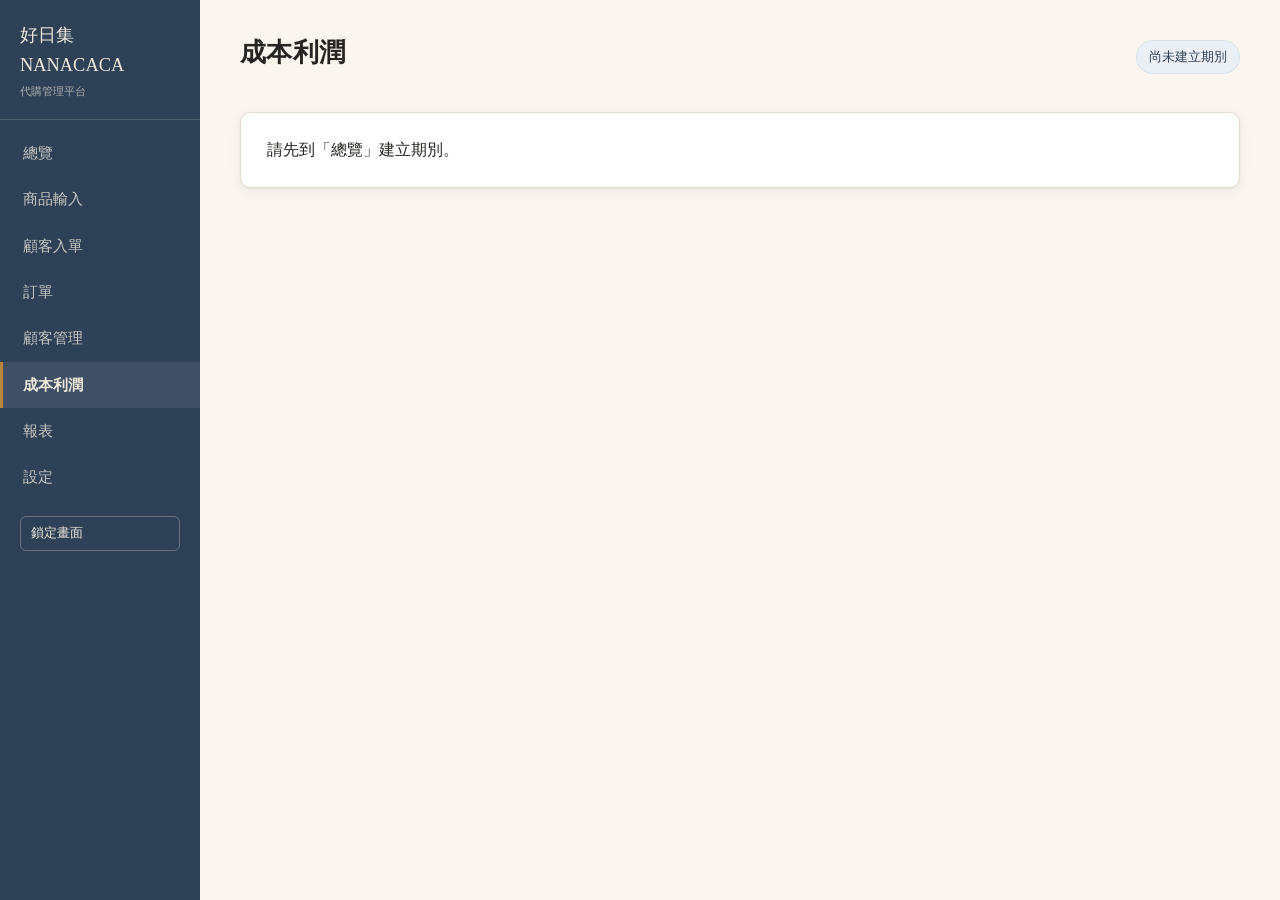
<file: costs.html>
<!DOCTYPE html>
<html lang="zh-Hant">
<head>
<meta charset="UTF-8" />
<meta name="viewport" content="width=device-width, initial-scale=1" />
<title>成本利潤 － 代購管理平台</title>
<link rel="stylesheet" href="style.css" />
</head>
<body>
<script src="config.js"></script>
<script src="data.js"></script>
<script src="nav.js"></script>
<script>
ncBoot("costs.html", "成本利潤", (el) => {
  const settings = DB.getSettings();
  const batch = DB.listBatches().find(b => b.id === settings.currentBatchId);
  if (!batch) { el.innerHTML = `<div class="card">請先到「總覽」建立期別。</div>`; return; }

  function render() {
    const cost = DB.costsFor(batch.id)[0] || {};
    const summary = batchProfitSummary(batch.id);
    el.innerHTML = `
      <div class="card">
        <h2>本次出差成本</h2>
        <div class="row">
          <div class="field"><label>機票</label><input id="flight" type="number" value="${cost.flight||""}"/></div>
          <div class="field"><label>住宿</label><input id="hotel" type="number" value="${cost.hotel||""}"/></div>
          <div class="field"><label>交通</label><input id="transport" type="number" value="${cost.transport||""}"/></div>
          <div class="field"><label>免運負擔運費</label><input id="freeShippingSubsidy" type="number" value="${cost.freeShippingSubsidy||""}"/></div>
        </div>
        <div class="field"><label>備註</label><input id="note" value="${cost.note||""}"/></div>
      </div>

      <div class="card">
        <h2>本期損益總覽</h2>
        <div class="cart-line"><span>營收（訂單總額）</span><span>${ncFmt(summary.revenue)}</span></div>
        <div class="cart-line"><span>進貨成本（已入單商品成本，自動彙總自商品頁）</span><span>－${ncFmt(summary.cogs)}</span></div>
        <div class="cart-line"><span>出差成本（機票／住宿／交通／免運補貼）</span><span>－${ncFmt(summary.tripCosts)}</span></div>
        <div class="cart-total"><span>淨利</span><span>${ncFmt(summary.profit)}</span></div>
      </div>`;

    ["flight","hotel","transport","freeShippingSubsidy","note"].forEach(k => {
      document.getElementById(k).addEventListener("change", e => {
        DB.saveCost(batch.id, { [k]: e.target.value });
        render();
      });
    });
  }
  render();
});
</script>
</body>
</html>
</file>
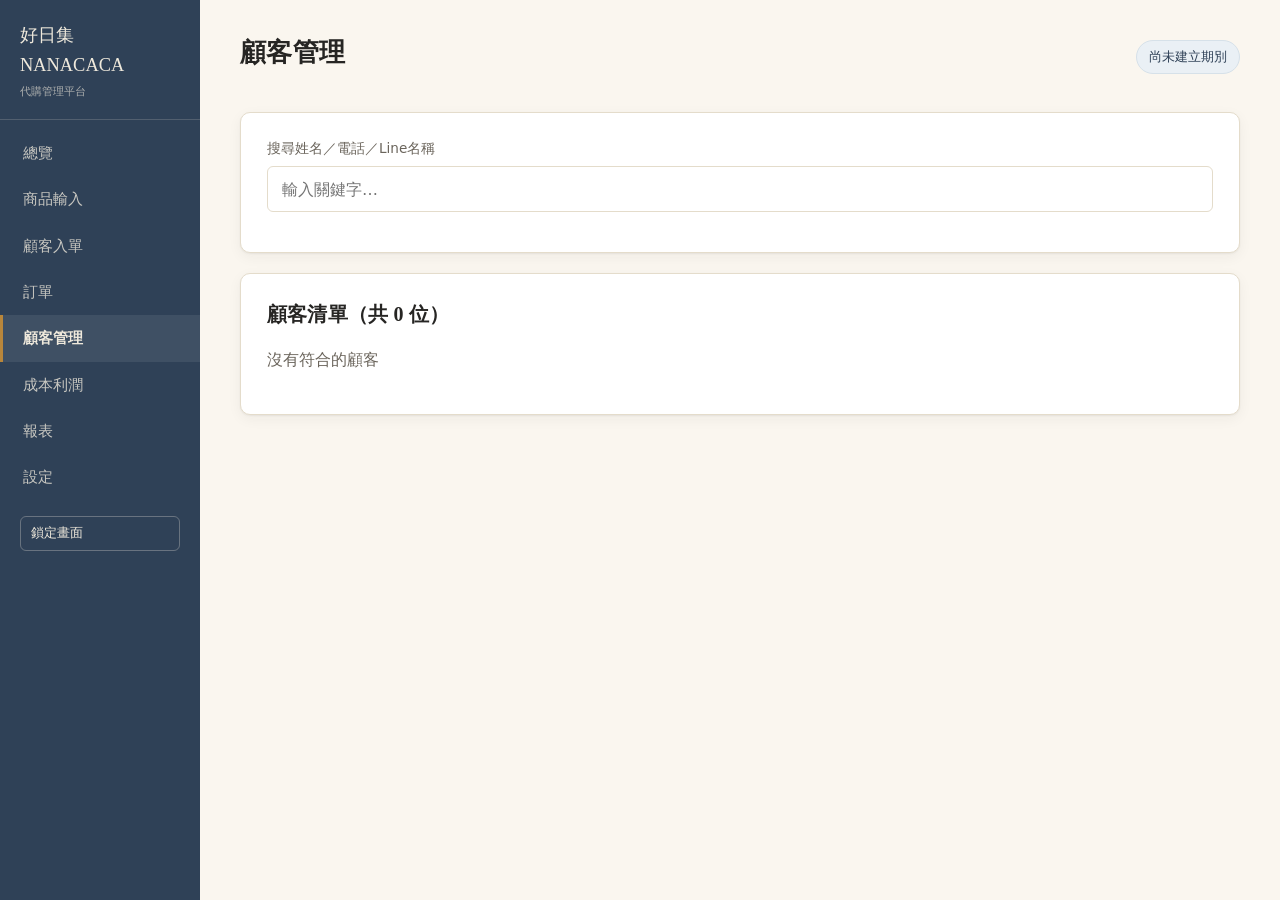
<file: customers.html>
<!DOCTYPE html>
<html lang="zh-Hant">
<head>
<meta charset="UTF-8" />
<meta name="viewport" content="width=device-width, initial-scale=1" />
<title>顧客管理 － 代購管理平台</title>
<link rel="stylesheet" href="style.css" />
</head>
<body>
<script src="config.js"></script>
<script src="data.js"></script>
<script src="nav.js"></script>
<script>
ncBoot("customers.html", "顧客管理", (el) => {
  let query = "";

  function renderList() {
    const customers = DB.state.customers
      .filter(c => !query || (c.name||"").toLowerCase().includes(query.toLowerCase()) || (c.phone||"").includes(query) || (c.lineName||"").toLowerCase().includes(query.toLowerCase()))
      .slice()
      .sort((a, b) => (a.name||"").localeCompare((b.name||""), "zh-Hant"));

    el.innerHTML = `
      <div class="card">
        <div class="field"><label>搜尋姓名／電話／Line名稱</label><input id="custSearch" value="${query}" placeholder="輸入關鍵字…"/></div>
      </div>

      <div class="card">
        <h2>顧客清單（共 ${customers.length} 位）</h2>
        ${customers.length ? customers.map(c => `
          <div class="cart-line">
            <span>${c.name||"（未命名）"}${c.lineName ? "（Line: "+c.lineName+"）" : ""}</span>
            <span style="display:flex; align-items:center; gap:8px;">
              <span style="color:var(--ink-soft)">${c.phone||"－"}</span>
              <button class="btn btn-ghost btn-small openCustBtn" data-id="${c.id}">查看</button>
            </span>
          </div>`).join("") : `<p style="color:var(--ink-soft)">沒有符合的顧客</p>`}
      </div>`;

    document.getElementById("custSearch").addEventListener("input", e => { query = e.target.value; renderList(); });
    el.querySelectorAll(".openCustBtn").forEach(btn => btn.addEventListener("click", () => renderDetail(btn.dataset.id)));
  }

  function renderDetail(custId) {
    const c = DB.state.customers.find(x => x.id === custId);
    if (!c) { renderList(); return; }
    const orderCount = DB.customerOrderCount(c.id);

    el.innerHTML = `
      <div class="card">
        <button class="btn btn-ghost btn-small" id="backToListBtn">← 回顧客清單</button>
      </div>

      <div class="card">
        <h2>顧客資料</h2>
        <p class="hint">累積訂單數：${orderCount} 筆</p>
        <div class="row">
          <div class="field"><label>姓名</label><input id="custName" value="${(c.name||"").replace(/"/g,'&quot;')}"/></div>
          <div class="field"><label>電話</label><input id="custPhone" value="${(c.phone||"").replace(/"/g,'&quot;')}"/></div>
        </div>
        <div class="row">
          <div class="field"><label>Line名稱</label><input id="custLine" value="${(c.lineName||"").replace(/"/g,'&quot;')}"/></div>
          <div class="field">
            <label>生日${c.birthday ? "（已設定，不會再變更）" : ""}</label>
            <input id="custBirthday" value="${(c.birthday||"").replace(/"/g,'&quot;')}" placeholder="例如 03/15" ${c.birthday?"disabled":""}/>
          </div>
        </div>
        <div class="field"><label>地址</label><input id="custAddr" value="${(c.address||"").replace(/"/g,'&quot;')}"/></div>
        <button class="btn btn-primary" id="custSaveBtn">儲存修改</button>
      </div>

      <div class="card">
        <h2>刪除顧客</h2>
        <p class="hint">${orderCount > 0 ? `這位顧客有 ${orderCount} 筆訂單紀錄，刪除顧客資料不會動到那些訂單，但之後在訂單頁面會顯示「顧客已刪除」，也不會再出現在搜尋/自動帶入裡。` : "這位顧客目前沒有訂單紀錄。"}</p>
        <button class="btn btn-danger" id="custDeleteBtn">刪除這位顧客</button>
      </div>`;

    document.getElementById("backToListBtn").addEventListener("click", renderList);

    document.getElementById("custSaveBtn").addEventListener("click", () => {
      const btn = document.getElementById("custSaveBtn");
      btn.disabled = true; btn.textContent = "儲存中…";
      Promise.resolve(DB.updateCustomerFields(c.id, {
        name: document.getElementById("custName").value,
        phone: document.getElementById("custPhone").value,
        lineName: document.getElementById("custLine").value,
        address: document.getElementById("custAddr").value,
        birthday: document.getElementById("custBirthday").value
      })).then(() => renderDetail(c.id))
        .catch(err => {
          btn.disabled = false; btn.textContent = "儲存修改";
          alert("儲存失敗，請檢查網路連線後再試一次。\n" + (err && err.message ? err.message : err));
        });
    });

    document.getElementById("custDeleteBtn").addEventListener("click", () => {
      const warn = orderCount > 0
        ? `「${c.name}」有 ${orderCount} 筆訂單紀錄，刪除顧客資料不會動到那些訂單，但之後在訂單頁面會顯示「顧客已刪除」。確定要刪除嗎？`
        : `確定要刪除「${c.name}」的顧客資料嗎？這個動作無法復原。`;
      if (!confirm(warn)) return;
      const btn = document.getElementById("custDeleteBtn");
      btn.disabled = true; btn.textContent = "刪除中…";
      Promise.resolve(DB.deleteCustomer(c.id)).then(() => renderList())
        .catch(err => {
          btn.disabled = false; btn.textContent = "刪除這位顧客";
          alert("刪除失敗，請檢查網路連線後再試一次。\n" + (err && err.message ? err.message : err));
        });
    });
  }

  renderList();
});
</script>
</body>
</html>
</file>
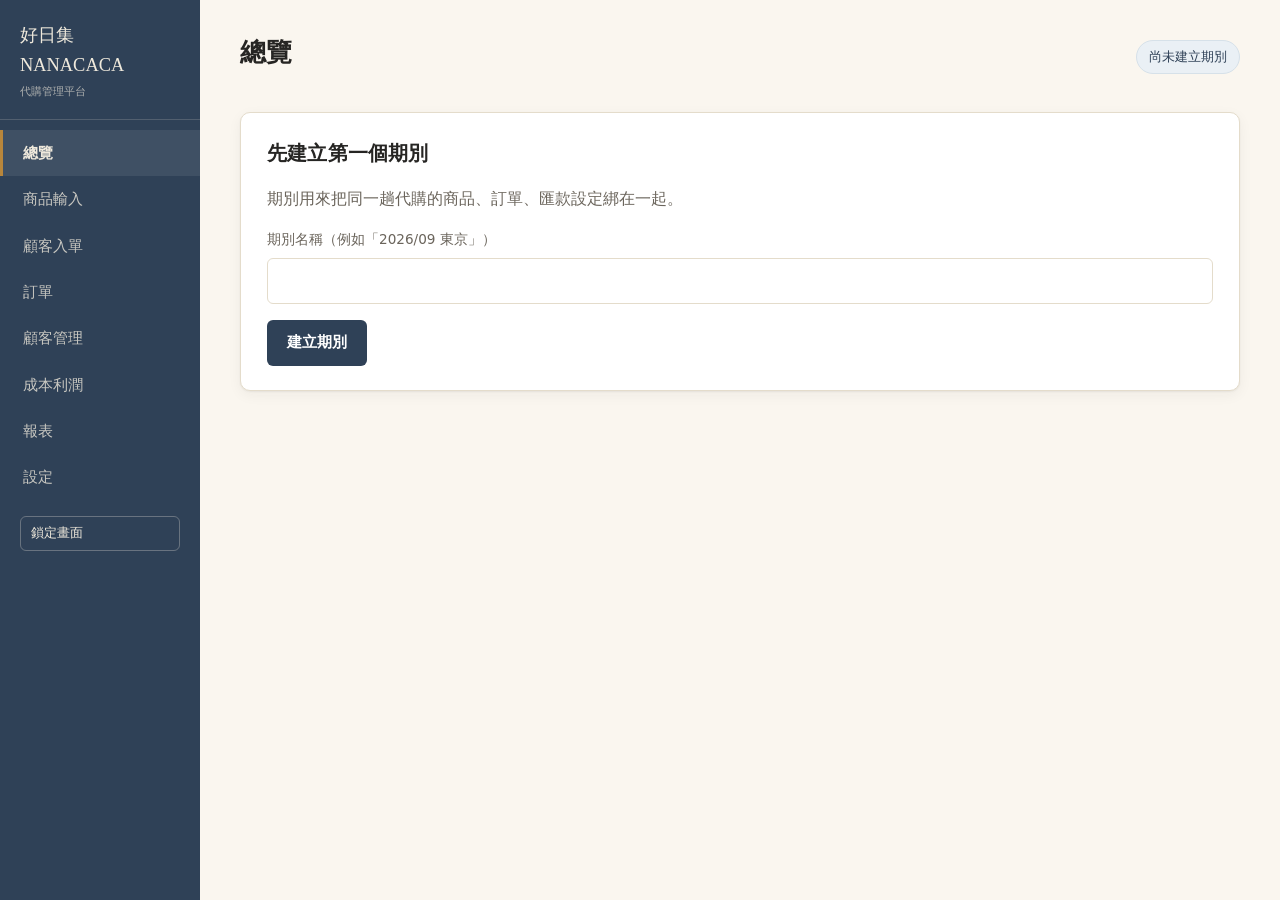
<file: dashboard.html>
<!DOCTYPE html>
<html lang="zh-Hant">
<head>
<meta charset="UTF-8" />
<meta name="viewport" content="width=device-width, initial-scale=1" />
<title>總覽 － 代購管理平台</title>
<link rel="stylesheet" href="style.css" />
</head>
<body>
<script src="config.js"></script>
<script src="data.js"></script>
<script src="nav.js"></script>
<script>
ncBoot("dashboard.html", "總覽", (el) => {
  const settings = DB.getSettings();
  let batch = DB.listBatches().find(b => b.id === settings.currentBatchId);

  if (!batch) {
    el.innerHTML = `
      <div class="card">
        <h2>先建立第一個期別</h2>
        <p style="color:var(--ink-soft)">期別用來把同一趟代購的商品、訂單、匯款設定綁在一起。</p>
        <div class="row">
          <div class="field" style="flex:2"><label>期別名稱（例如「2026/09 東京」）</label><input id="batchName"/></div>
        </div>
        <button class="btn btn-primary" id="createBatchBtn">建立期別</button>
      </div>`;
    document.getElementById("createBatchBtn").addEventListener("click", () => {
      const name = document.getElementById("batchName").value.trim();
      if (!name) return;
      DB.createBatch({ name, bankCode: "", bankAccount: "", bankHolder: "" });
      location.reload();
    });
    return;
  }

  const orders = DB.listOrders(batch.id);
  const pendingReview = DB.listRemittances().filter(r => r.status === "待核對");
  const products = DB.listProducts(batch.id);
  const lowStock = products.filter(p => DB.availableStock(p) <= 1 && DB.availableStock(p) >= 0);
  const summary = batchProfitSummary(batch.id);

  el.innerHTML = `
    <div class="row">
      <div class="card" style="flex:1; min-width:180px;">
        <h3>本期訂單</h3>
        <h2>${orders.length} 筆</h2>
      </div>
      <div class="card" style="flex:1; min-width:180px;">
        <h3>本期營收</h3>
        <h2 style="color:var(--kinari-gold)">${ncFmt(summary.revenue)}</h2>
      </div>
      <a class="card" href="orders.html?pendingRemit=1" style="flex:1; min-width:180px; text-decoration:none; color:inherit; display:block; ${pendingReview.length ? "cursor:pointer;" : "cursor:default;"}">
        <h3>待核對匯款</h3>
        <h2 style="color:var(--sakura)">${pendingReview.length} 筆</h2>
      </a>
    </div>

    ${lowStock.length ? `
    <div class="card">
      <h2>庫存所剩不多</h2>
      ${lowStock.map(p => `<div class="cart-line"><span>${p.name}</span><span>剩 ${DB.availableStock(p)}</span></div>`).join("")}
    </div>` : ""}

    <div class="card">
      <h2>快速前往</h2>
      <div class="quick-links">
        <a href="products.html"><span class="qtitle">＋ 輸入商品</span><span class="qdesc">快速登錄本次採買的商品與成本</span></a>
        <a href="order.html"><span class="qtitle">＋ 幫顧客建單</span><span class="qdesc">選商品、算金額、送出訂單</span></a>
        <a href="orders.html"><span class="qtitle">查看訂單</span><span class="qdesc">複製匯款通知、列印出貨單</span></a>
        <a href="costs.html"><span class="qtitle">成本利潤</span><span class="qdesc">出差成本與本期損益總覽</span></a>
      </div>
    </div>`;
});
</script>
</body>
</html>
</file>
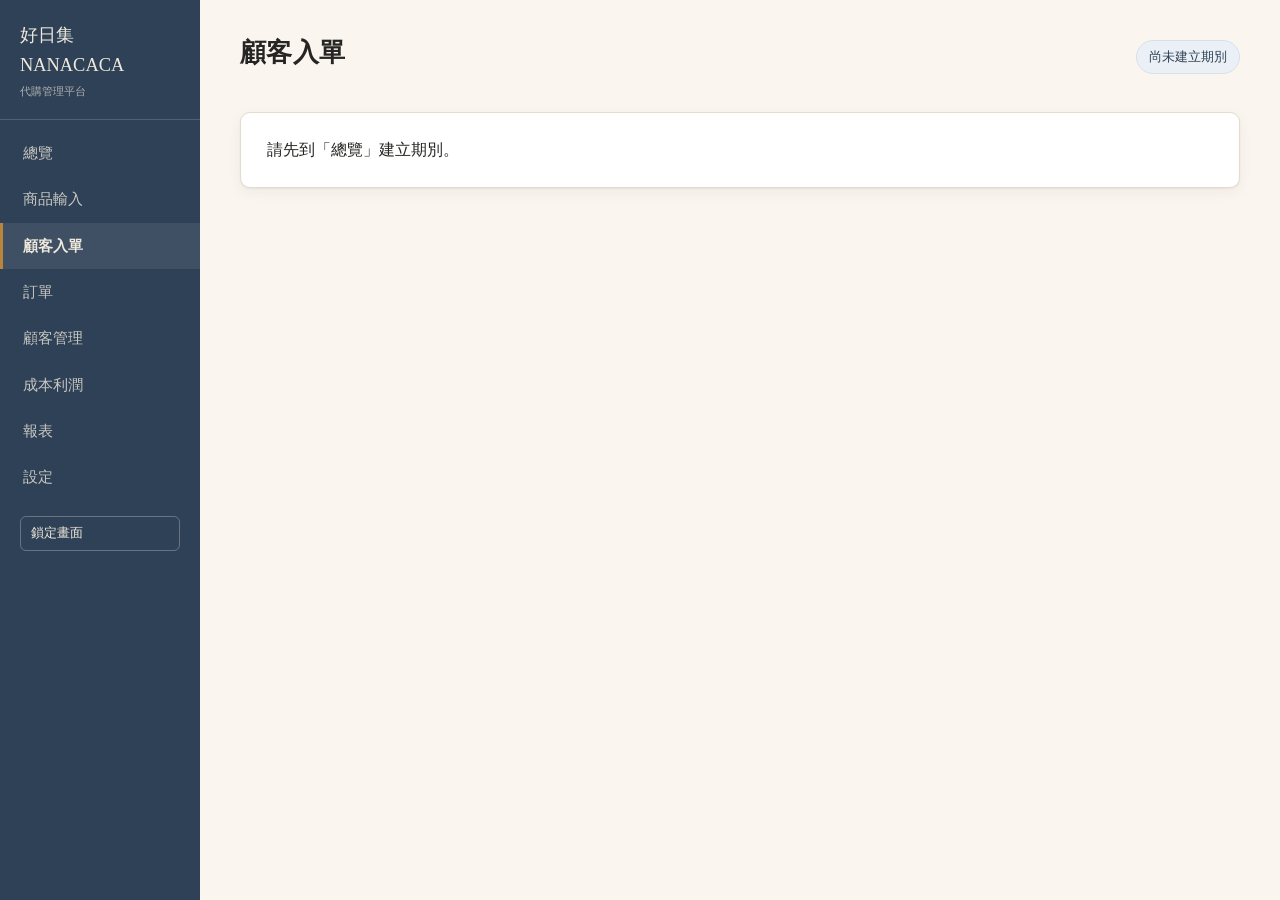
<file: order.html>
<!DOCTYPE html>
<html lang="zh-Hant">
<head>
<meta charset="UTF-8" />
<meta name="viewport" content="width=device-width, initial-scale=1" />
<title>顧客入單 － 代購管理平台</title>
<link rel="stylesheet" href="style.css" />
</head>
<body>
<script src="config.js"></script>
<script src="data.js"></script>
<script src="nav.js"></script>
<script>
ncBoot("order.html", "顧客入單", (el) => {
  const settings = DB.getSettings();
  const batch = DB.listBatches().find(b => b.id === settings.currentBatchId);
  if (!batch) { el.innerHTML = `<div class="card">請先到「總覽」建立期別。</div>`; return; }

  // in-memory cart for this session: [{productId, qty, holdId}]
  let cart = [];
  let step = 1;
  let customer = { name: "", phone: "", lineName: "", birthday: "" };

  function productsCached() { return DB.listProducts(batch.id); }

  function cartSeriesQty(seriesName, excludeProductId) {
    return cart.filter(l => {
      const p = productsCached().find(x => x.id === l.productId);
      return p && p.series === seriesName;
    }).reduce((s, l) => s + l.qty, 0);
  }

  function priceForLine(product) {
    const rules = DB.rulesForSeries(product.series, batch.id);
    const seriesQty = cartSeriesQty(product.series);
    return tieredUnitPrice(Number(product.sellPrice) || 0, rules, seriesQty || 1);
  }

  function renderStep1() {
    const products = productsCached();
    const existingCustomer = customer.phone ? DB.findCustomerByPhone(customer.phone) : null;
    const openOrder = existingCustomer ? DB.findOpenOrderForCustomer(existingCustomer.id, batch.id) : null;

    el.innerHTML = `
      <div class="card">
        <h2>顧客資料</h2>
        <div class="field">
          <label>用姓名或Line名稱搜尋（找不到電話時可以用這個）</label>
          <input id="custSearch" placeholder="輸入姓名或Line名稱關鍵字…" autocomplete="off"/>
          <div id="custSearchResults"></div>
        </div>
        <div class="row">
          <div class="field"><label>電話（顧客識別依據）</label><input id="custPhone" value="${customer.phone}"/></div>
          <div class="field"><label>姓名</label><input id="custName" value="${customer.name}"/></div>
          <div class="field"><label>Line名稱</label><input id="custLine" value="${customer.lineName}"/></div>
          <div class="field">
            <label>生日${existingCustomer && existingCustomer.birthday ? "（已設定）" : ""}</label>
            <input id="custBirthday" value="${existingCustomer && existingCustomer.birthday ? existingCustomer.birthday : customer.birthday}" placeholder="例如 03/15" ${existingCustomer && existingCustomer.birthday ? "disabled" : ""}/>
          </div>
        </div>
        ${openOrder ? `<p style="color:var(--matcha); font-size:.85rem;">此顧客本期已有訂單，這次加單會併入同一張訂單、不重複收運費。</p>` : ""}
      </div>

      <div class="card">
        <h2>選擇商品加入購物車</h2>
        <div class="row">
          <div class="field" style="flex:2"><label>商品</label>
            <select id="prodSelect">
              <option value="">－ 選擇商品 －</option>
              ${products.map(p => `<option value="${p.id}" ${DB.availableStock(p) <= 0 ? "disabled" : ""}>${p.name}（餘${DB.availableStock(p)}）－ NT$${p.sellPrice}</option>`).join("")}
            </select>
          </div>
          <div class="field" style="max-width:100px"><label>數量</label><input id="prodQty" type="number" value="1" min="1"/></div>
          <div class="field" style="justify-content:flex-end"><button class="btn btn-primary" id="addToCartBtn">加入購物車</button></div>
        </div>
        <div id="cartErr" style="color:var(--danger); font-size:.85rem;"></div>
      </div>

      <div class="card">
        <h2>購物車</h2>
        <div id="cartLines"></div>
        <div class="cart-total"><span>小計</span><span id="cartSubtotal">NT$0</span></div>
        <div class="row" style="margin-top:14px;">
          <button class="btn btn-ghost" id="backHomeBtn">回總覽</button>
          <button class="btn btn-primary" id="nextStepBtn" style="margin-left:auto;">下一步：填寫收件資訊 →</button>
        </div>
      </div>`;

    document.getElementById("custPhone").addEventListener("input", e => {
      customer.phone = e.target.value;
      const found = DB.findCustomerByPhone(customer.phone);
      if (found) { customer.name = found.name; customer.lineName = found.lineName; customer.birthday = found.birthday || ""; renderStep1(); }
    });
    document.getElementById("custName").addEventListener("input", e => customer.name = e.target.value);
    document.getElementById("custLine").addEventListener("input", e => customer.lineName = e.target.value);
    document.getElementById("custBirthday").addEventListener("input", e => customer.birthday = e.target.value);
    document.getElementById("backHomeBtn").addEventListener("click", () => location.href = "dashboard.html");

    const searchInput = document.getElementById("custSearch");
    const searchResults = document.getElementById("custSearchResults");
    searchInput.addEventListener("input", () => {
      const matches = DB.searchCustomers(searchInput.value);
      searchResults.innerHTML = matches.map(c => `
        <div class="cart-line" data-pick="${c.id}" style="cursor:pointer;">
          <span>${c.name}${c.lineName ? "（Line: "+c.lineName+"）" : ""}</span>
          <span style="color:var(--ink-soft)">${c.phone}</span>
        </div>`).join("");
      searchResults.querySelectorAll("[data-pick]").forEach(row => {
        row.addEventListener("click", () => {
          const picked = DB.state.customers.find(x => x.id === row.dataset.pick);
          if (picked) {
            customer.name = picked.name; customer.phone = picked.phone;
            customer.lineName = picked.lineName || ""; customer.birthday = picked.birthday || "";
            searchInput.value = "";
            renderStep1();
          }
        });
      });
    });

    document.getElementById("addToCartBtn").addEventListener("click", () => {
      const pid = document.getElementById("prodSelect").value;
      const qty = Number(document.getElementById("prodQty").value) || 1;
      const errEl = document.getElementById("cartErr");
      errEl.textContent = "";
      if (!pid) { errEl.textContent = "請先選擇商品"; return; }
      const hold = DB.holdStock(pid, qty);
      if (!hold.ok) { errEl.textContent = hold.msg; return; }
      cart.push({ productId: pid, qty, holdId: hold.hold.id });
      renderStep1();
    });

    document.getElementById("nextStepBtn").addEventListener("click", () => {
      if (!customer.name) { alert("請至少填寫顧客姓名"); return; }
      if (!cart.length) { alert("購物車是空的"); return; }
      step = 2;
      renderStep2();
    });

    renderCartLines();
  }

  function renderCartLines() {
    const wrap = document.getElementById("cartLines");
    if (!wrap) return;
    const products = productsCached();
    let subtotal = 0;
    wrap.innerHTML = cart.map((line, idx) => {
      const p = products.find(x => x.id === line.productId);
      const unit = priceForLine(p);
      const lineTotal = unit * line.qty;
      subtotal += lineTotal;
      return `<div class="cart-line">
        <span>${p.name} × ${line.qty}${unit !== Number(p.sellPrice) ? " <em style='color:var(--matcha)'>(組合價)</em>" : ""}</span>
        <span>${ncFmt(lineTotal)} <button class="btn btn-ghost btn-small" data-idx="${idx}">移除</button></span>
      </div>`;
    }).join("") || `<p style="color:var(--ink-soft)">尚未加入商品</p>`;
    document.getElementById("cartSubtotal").textContent = ncFmt(subtotal);
    wrap.querySelectorAll("button[data-idx]").forEach(btn => {
      btn.addEventListener("click", () => {
        const idx = Number(btn.dataset.idx);
        DB.releaseHold(cart[idx].holdId);
        cart.splice(idx, 1);
        renderStep1();
      });
    });
  }

  function renderStep2() {
    const existingCustomer = DB.findCustomerByPhone(customer.phone);
    const isReturning = existingCustomer && DB.findOpenOrderForCustomer(existingCustomer.id, batch.id);
    el.innerHTML = `
      <div class="card">
        <h2>收件與寄送資訊</h2>
        <div class="row">
          <div class="field"><label>收件人姓名</label><input id="rName" value="${customer.name}"/></div>
          <div class="field"><label>收件人電話</label><input id="rPhone" value="${customer.phone}"/></div>
        </div>
        <div class="field"><label>收件地址</label><input id="rAddr" value="${existingCustomer ? (existingCustomer.address||"") : ""}"/></div>
        <div class="field"><label>寄送方式</label>
          <select id="rShip">
            <option value="" data-fee="0">－ 尚未決定，讓顧客自己選 －</option>
            ${DB.listShippingMethods().map(m=>`<option value="${m.name}" data-fee="${m.fee}">${m.name}（建議運費 NT$${m.fee}）</option>`).join("")}
          </select>
          <p class="hint" style="margin:4px 0 0;">留在「尚未決定」，顧客點匯款回報連結時就會先讓他自己選寄送方式、填收件資訊。</p>
        </div>
        ${isReturning ? `<p style="color:var(--ink-soft); font-size:.85rem;">此為加單，運費不會重複收取。</p>` :
          `<div class="field" style="max-width:160px"><label>本次運費 (TWD)</label><input id="rShipFee" type="number" value="0"/></div>`}
      </div>
      <div class="row">
        <button class="btn btn-ghost" id="backBtn">← 返回購物車</button>
        <button class="btn btn-primary" id="submitBtn" style="margin-left:auto;">送出訂單</button>
      </div>`;
    document.getElementById("backBtn").addEventListener("click", () => { step = 1; renderStep1(); });
    const shipSelect = document.getElementById("rShip");
    const shipFeeInput = document.getElementById("rShipFee");
    if (shipSelect && shipFeeInput) {
      shipSelect.addEventListener("change", () => {
        shipFeeInput.value = shipSelect.selectedOptions[0].dataset.fee;
      });
    }
    document.getElementById("submitBtn").addEventListener("click", () => {
      const btn = document.getElementById("submitBtn");
      btn.disabled = true; btn.textContent = "送出中…";
      const products = productsCached();
      const cartLines = cart.map(l => {
        const p = products.find(x => x.id === l.productId);
        return { productId: l.productId, qty: l.qty, unitPrice: priceForLine(p) };
      });
      const shippingTWD = isReturning ? 0 : Number(document.getElementById("rShipFee").value) || 0;
      const result = DB.submitOrder({
        customer: { name: customer.name, phone: customer.phone, lineName: customer.lineName,
          address: document.getElementById("rAddr").value, birthday: customer.birthday || "" },
        batchId: batch.id,
        cartLines,
        holdIds: cart.map(l => l.holdId),
        shippingTWD,
        recipient: {
          name: document.getElementById("rName").value,
          phone: document.getElementById("rPhone").value,
          address: document.getElementById("rAddr").value,
          shipMethod: document.getElementById("rShip").value
        }
      });
      // 一定要等後端真的存好，再跳去訂單頁——訂單頁會重新跟後端要最新資料，
      // 如果太早跳頁，可能會因為後端還沒寫完而看起來像「訂單不見了」。
      Promise.resolve(result.saved).then(() => {
        location.href = "orders.html?order=" + result.order.id;
      }).catch(err => {
        btn.disabled = false; btn.textContent = "送出訂單";
        alert("訂單存檔到後端失敗，訂單目前只存在這台裝置，請檢查網路連線後再試一次送出。\n\n錯誤訊息：" + (err && err.message ? err.message : err));
      });
    });
  }

  renderStep1();
});
</script>
</body>
</html>
</file>
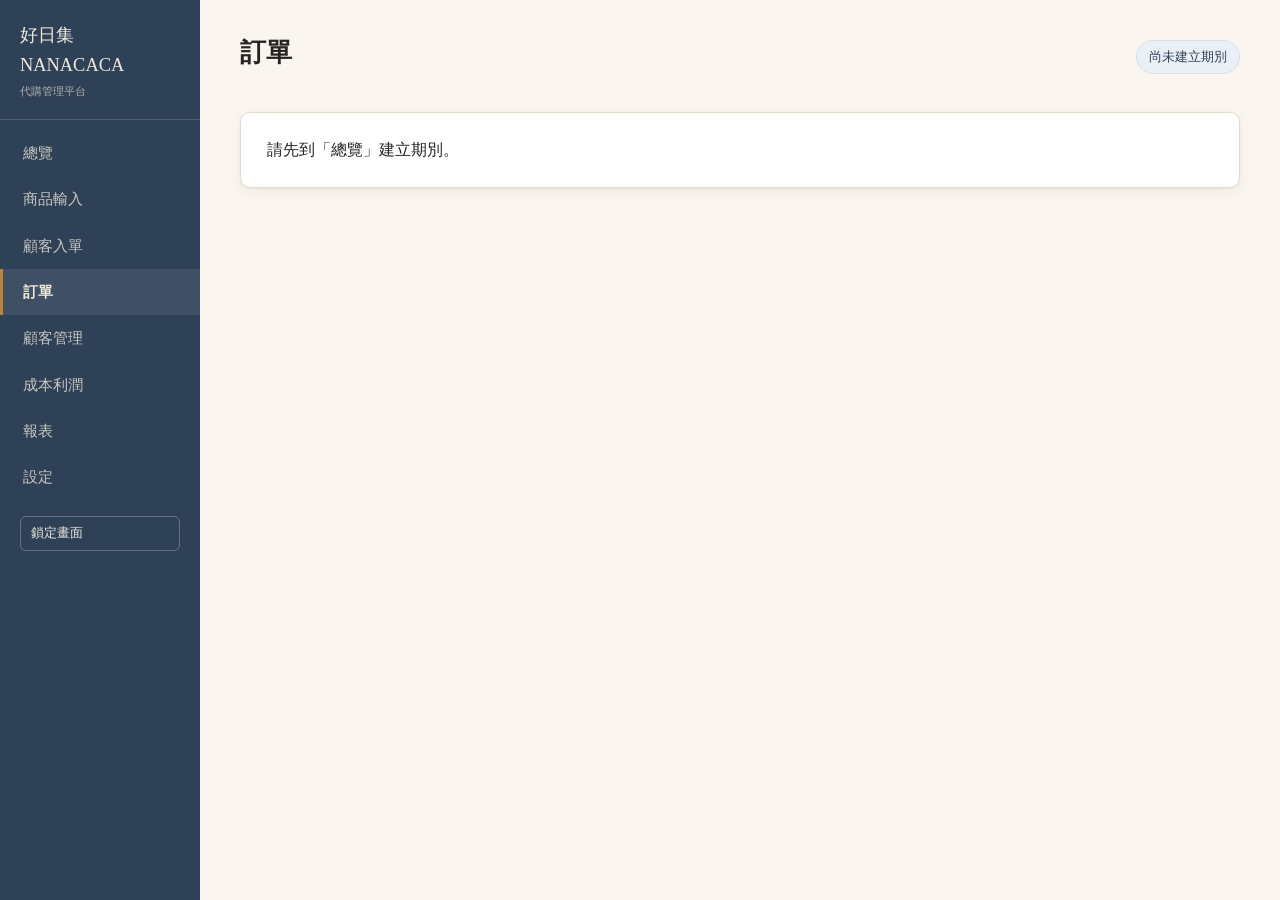
<file: orders.html>
<!DOCTYPE html>
<html lang="zh-Hant">
<head>
<meta charset="UTF-8" />
<meta name="viewport" content="width=device-width, initial-scale=1" />
<title>訂單 － 代購管理平台</title>
<link rel="stylesheet" href="style.css" />
</head>
<body>
<script src="config.js"></script>
<script src="data.js"></script>
<script src="nav.js"></script>
<script>
const STATUS_BADGE = {
  "待付款": "badge-pending", "待核對": "badge-review", "已付款": "badge-paid",
  "已出貨": "badge-done", "已完成": "badge-done", "已取消": "badge-pending"
};

ncBoot("orders.html", "訂單", (el) => {
  const settings = DB.getSettings();
  const batch = DB.listBatches().find(b => b.id === settings.currentBatchId);
  if (!batch) { el.innerHTML = `<div class="card">請先到「總覽」建立期別。</div>`; return; }

  const params = new URLSearchParams(location.search);
  const openId = params.get("order");

  let filters = { q: "", status: "", ship: "", pendingRemitOnly: params.get("pendingRemit") === "1" };

  function renderList() {
    const methods = DB.listShippingMethods();

    el.innerHTML = `
      <div class="card">
        <h2>本期匯款帳戶</h2>
        <p class="hint">${batch.bankCode||"（尚未設定）"} ／ ${batch.bankAccount||"－"} ／ ${batch.bankHolder||"－"}
          　<a href="settings.html">前往設定頁修改 →</a></p>
      </div>
      <div class="card">
        <h2>訂單列表 <button class="btn btn-ghost btn-small" id="refreshListBtn" style="margin-left:8px;">重新整理</button></h2>
        <div class="row">
          <div class="field" style="flex:2"><label>搜尋顧客姓名</label><input id="qInput" value="${filters.q}" placeholder="輸入姓名關鍵字"/></div>
          <div class="field"><label>付款狀態</label>
            <select id="statusFilter">
              <option value="">全部</option>
              ${["待付款","待核對","已付款","已出貨","已完成","已取消"].map(s=>`<option ${filters.status===s?"selected":""}>${s}</option>`).join("")}
            </select>
          </div>
          <div class="field"><label>寄送方式</label>
            <select id="shipFilter">
              <option value="">全部</option>
              ${methods.map(m=>`<option ${filters.ship===m.name?"selected":""}>${m.name}</option>`).join("")}
            </select>
          </div>
        </div>
        <label style="display:flex; align-items:center; gap:8px; font-size:.88rem; color:var(--ink-soft); margin-top:4px;">
          <input type="checkbox" id="pendingRemitFilter" ${filters.pendingRemitOnly?"checked":""} style="width:18px; height:18px;"/>
          只看有「待核對」匯款回報的訂單
        </label>
        <div id="orderRows"></div>
      </div>`;

    document.getElementById("qInput").addEventListener("input", e => { filters.q = e.target.value; renderOrderRows(); });
    document.getElementById("statusFilter").addEventListener("change", e => { filters.status = e.target.value; renderOrderRows(); });
    document.getElementById("shipFilter").addEventListener("change", e => { filters.ship = e.target.value; renderOrderRows(); });
    document.getElementById("pendingRemitFilter").addEventListener("change", e => { filters.pendingRemitOnly = e.target.checked; renderOrderRows(); });
    document.getElementById("refreshListBtn").addEventListener("click", () => { DB.refresh().then(renderList); });
    renderOrderRows();
  }

  function renderOrderRows() {
    const wrap = document.getElementById("orderRows");
    if (!wrap) return;
    const orders = DB.listOrders(batch.id).sort((a,b) => b.createdAt - a.createdAt);
    const filtered = orders.filter(o => {
      const c = DB.state.customers.find(x => x.id === o.customerId);
      if (filters.q && !(c && c.name.includes(filters.q))) return false;
      if (filters.status && o.status !== filters.status) return false;
      if (filters.ship && (o.recipient?.shipMethod || "") !== filters.ship) return false;
      if (filters.pendingRemitOnly && !DB.listRemittances(o.id).some(r => r.status === "待核對")) return false;
      return true;
    });
    wrap.innerHTML = filtered.length ? filtered.map(o => {
      const c = DB.state.customers.find(x => x.id === o.customerId);
      return `<div class="cart-line">
        <span>${c ? c.name : "－"}・${ncFmt(DB.orderTotal(o.id))}</span>
        <span><span class="badge ${STATUS_BADGE[o.status]||""}">${o.status}</span>
        <button class="btn btn-ghost btn-small openBtn" data-id="${o.id}">查看</button></span>
      </div>`;
    }).join("") : `<p style="color:var(--ink-soft)">沒有符合條件的訂單</p>`;
    wrap.querySelectorAll(".openBtn").forEach(b => b.addEventListener("click", () => renderDetail(b.dataset.id)));
  }

  function remittanceLink(order) {
    return location.origin + location.pathname.replace("orders.html", "remit.html") + "?order=" + order.id;
  }

  function remittanceMessage(order, customer, items) {
    const lines = items.map(i => {
      const p = DB.state.products.find(x => x.id === i.productId);
      return `- ${p ? p.name : "商品"} x ${i.qty}  NT$${i.unitPrice}`;
    }).join("\n");
    const itemsSubtotal = items.reduce((s, i) => s + i.subtotal, 0);
    const hasShippingInfo = !!(order.recipient && order.recipient.shipMethod);

    if (!hasShippingInfo) {
      // 還沒選寄送方式／填收件資訊：運費還沒定案，先不寫死總金額，
      // 引導顧客自己去連結填寫，填完系統會直接顯示應付總額。
      return `【${settings.communityName}】\n訂單編號：${order.id}\n顧客姓名：${customer.name}\n\n【訂購商品】\n${lines}\n\n商品小計：${ncFmt(itemsSubtotal)}（運費依您選擇的寄送方式計算）\n\n【匯款資訊】\n銀行代碼：${batch.bankCode||""}\n帳號：${batch.bankAccount||""}\n戶名：${batch.bankHolder||""}\n\n請點此連結填寫收件資訊、選擇寄送方式，系統會顯示應匯款總金額，並可直接回報匯款：\n${remittanceLink(order)}\n\n謝謝！`;
    }

    return `【${settings.communityName}】\n訂單編號：${order.id}\n顧客姓名：${customer.name}\n\n【訂購商品】\n${lines}\n\n【費用總計】\n商品小計：${ncFmt(itemsSubtotal)}\n運費：${ncFmt(order.shippingFee)}\n總金額：${ncFmt(DB.orderTotal(order.id))}\n\n【匯款資訊】\n銀行代碼：${batch.bankCode||""}\n帳號：${batch.bankAccount||""}\n戶名：${batch.bankHolder||""}\n\n請完成匯款後點此回報金額與後五碼：\n${remittanceLink(order)}\n\n謝謝！`;
  }

  function renderDetail(orderId, opts) {
    opts = opts || {};
    const order = DB.getOrder(orderId);
    const customer = DB.state.customers.find(c => c.id === order.customerId) || { name: "（顧客已刪除）", phone: "", lineName: "", id: order.customerId };
    const items = DB.orderItemsFor(orderId);
    const remits = DB.listRemittances(orderId);

    el.innerHTML = `
      <div class="card no-print">
        <button class="btn btn-ghost btn-small" id="toListBtn">← 回訂單列表</button>
      </div>

      <div class="card print-sheet" id="slip">
        <h2>${settings.communityName} － 出貨單</h2>
        <p>訂單編號：${order.id}</p>
        <p>收件人：${order.recipient?.name||customer.name}　電話：${order.recipient?.phone||customer.phone}</p>
        <p>地址：${order.recipient?.address||"－"}</p>
        <p>寄送方式：${order.recipient?.shipMethod||"－"}</p>
        <table class="data-table"><thead><tr><th>商品系列</th><th>商品名稱</th><th>數量</th><th>單價</th><th>小計</th></tr></thead>
        <tbody>${items.map(i => {
          const p = DB.state.products.find(x => x.id === i.productId);
          return `<tr><td>${p?p.series||"－":""}</td><td>${p?p.name:""}</td><td>${i.qty}</td><td>${ncFmt(i.unitPrice)}</td><td>${ncFmt(i.subtotal)}</td></tr>`;
        }).join("")}</tbody></table>
        <p style="text-align:right; margin:14px 0 2px;">運費：${ncFmt(order.shippingFee)}</p>
        <p style="text-align:right; font-size:1.15rem; font-weight:700; color:var(--kinari-gold); margin-top:0;">總計：${ncFmt(DB.orderTotal(order.id))}</p>
      </div>

      <div class="card no-print">
        <div class="card-header-row">
          <h2 style="margin:0;">編輯訂單內容</h2>
          <button class="btn btn-danger btn-small" id="deleteOrderBtn">刪除整張訂單</button>
        </div>
        <p class="hint">商品的數量／移除／新增都是改了就立刻存檔；收件人跟寄送方式要按最下面的「儲存訂單修改」。</p>
        <div id="editItemsWrap">
          ${items.map(i => {
            const p = DB.state.products.find(x => x.id === i.productId);
            return `<div class="cart-line" data-item="${i.id}">
              <span>${p?p.name:"（商品已刪除）"}</span>
              <span style="display:flex; align-items:center; gap:8px;">
                <input type="number" min="1" value="${i.qty}" class="editQtyInput" data-item="${i.id}" style="width:64px; padding:6px 8px;"/>
                <span>× ${ncFmt(i.unitPrice)}</span>
                <button class="btn btn-ghost btn-small removeItemBtn" data-item="${i.id}">移除</button>
              </span>
            </div>`;
          }).join("") || `<p style="color:var(--ink-soft)">目前沒有商品項目</p>`}
        </div>
        <div class="row" style="margin-top:12px;">
          <div class="field" style="flex:2"><label>新增商品</label>
            <select id="addItemSelect">
              <option value="">－ 選擇商品 －</option>
              ${DB.listProducts(order.batchId).map(p => `<option value="${p.id}">${p.name}（NT$${p.sellPrice}）</option>`).join("")}
            </select>
          </div>
          <div class="field" style="max-width:90px"><label>數量</label><input id="addItemQty" type="number" value="1" min="1"/></div>
          <div class="field" style="justify-content:flex-end"><button class="btn btn-ghost btn-small" id="addItemBtn">加入</button></div>
        </div>

        <div class="row" style="margin-top:16px;">
          <div class="field"><label>收件人姓名</label><input id="editRName" value="${order.recipient?.name||""}"/></div>
          <div class="field"><label>收件人電話</label><input id="editRPhone" value="${order.recipient?.phone||""}"/></div>
        </div>
        <div class="field"><label>收件地址</label><input id="editRAddr" value="${order.recipient?.address||""}"/></div>
        <div class="row">
          <div class="field"><label>寄送方式</label>
            <select id="editRShip">
              <option value="">－ 尚未決定 －</option>
              ${DB.listShippingMethods().map(m => `<option value="${m.name}" ${order.recipient?.shipMethod===m.name?"selected":""}>${m.name}（運費 NT$${m.fee}）</option>`).join("")}
            </select>
          </div>
          <div class="field" style="max-width:160px"><label>運費(TWD)</label><input id="editShipFee" type="number" value="${order.shippingFee||0}"/></div>
        </div>
        <button class="btn btn-primary" id="saveOrderEditBtn">儲存訂單修改</button>
      </div>

      <div class="card no-print">
        <h2>匯款狀態</h2>
        <div class="field" style="max-width:220px">
          <select id="statusSelect">
            ${["待付款","待核對","已付款","已出貨","已完成","已取消"].map(s => `<option ${s===order.status?"selected":""}>${s}</option>`).join("")}
          </select>
        </div>
      </div>

      <div class="card no-print">
        <h2>顧客資料（急件當初沒填的可以在這裡補上）</h2>
        <div class="row">
          <div class="field"><label>姓名</label><input id="custEditName" value="${customer.name||""}"/></div>
          <div class="field"><label>電話</label><input id="custEditPhone" value="${customer.phone||""}"/></div>
          <div class="field"><label>Line名稱</label><input id="custEditLine" value="${customer.lineName||""}"/></div>
          <div class="field">
            <label>生日${customer.birthday ? "（已設定，不會再變更）" : ""}</label>
            <input id="custEditBirthday" value="${customer.birthday||""}" placeholder="例如 03/15" ${customer.birthday?"disabled":""}/>
          </div>
        </div>
        <button class="btn btn-ghost btn-small" id="custEditSaveBtn">儲存顧客資料</button>
      </div>

      <div class="card no-print">
        <h2>匯款回報記錄 <button class="btn btn-ghost btn-small" id="refreshRemitBtn" style="margin-left:8px;">重新整理</button></h2>
        ${remits.length ? `<p class="hint" style="margin-top:-4px;">已回報合計：${ncFmt(remits.reduce((s,r)=>s+(Number(r.amount)||0),0))}　／　訂單應付總額：${ncFmt(DB.orderTotal(order.id))}　／　尚缺：${ncFmt(Math.max(0, DB.orderTotal(order.id) - remits.reduce((s,r)=>s+(Number(r.amount)||0),0)))}</p>` : ""}
        ${remits.length ? remits.map(r => `
          <div class="cart-line">
            <span>${r.name}／${r.phone}・回報 ${ncFmt(r.amount)}・後五碼 ${r.last5}</span>
            <span><span class="badge ${r.status==='已核對'?'badge-paid':'badge-review'}">${r.status}</span>
              ${r.status==='待核對'?`<button class="btn btn-primary btn-small confirmBtn" data-id="${r.id}">確認收款</button>`:""}</span>
          </div>`).join("") : `<p style="color:var(--ink-soft)">尚無顧客回報</p>`}
        <p class="hint" style="margin-top:14px; margin-bottom:0;">
          顧客匯款回報頁（已附在下方的匯款通知內，顧客點連結就能打開）：<br/>
          <a href="${remittanceLink(order)}" target="_blank">${remittanceLink(order)}</a>
          <button class="btn btn-ghost btn-small" id="copyLinkBtn" style="margin-left:8px;">複製連結</button>
        </p>
      </div>

      <div class="card no-print">
        <h2>一鍵複製匯款通知</h2>
        <textarea readonly style="width:100%; height:220px;" id="msgBox"></textarea>
        <button class="btn btn-primary" id="copyBtn" style="margin-top:8px;">複製訊息</button>
        <button class="btn btn-ghost" id="printBtn">列印A4出貨單</button>
      </div>`;

    document.getElementById("toListBtn").addEventListener("click", renderList);

    document.getElementById("deleteOrderBtn").addEventListener("click", () => {
      if (!confirm("確定要刪除整張訂單嗎？這個動作無法復原，商品庫存會恢復。")) return;
      Promise.resolve(DB.deleteOrder(orderId)).then(() => { location.href = "orders.html"; })
        .catch(err => alert("刪除失敗，請檢查網路連線後再試一次。\n" + (err && err.message ? err.message : err)));
    });

    document.querySelectorAll(".removeItemBtn").forEach(btn => {
      btn.addEventListener("click", () => {
        btn.disabled = true; btn.textContent = "移除中…";
        DB.removeOrderItem(btn.dataset.item);
        Promise.resolve(DB.save()).then(() => renderDetail(orderId))
          .catch(err => {
            alert("移除失敗，請檢查網路連線後再試一次。\n" + (err && err.message ? err.message : err));
            renderDetail(orderId);
          });
      });
    });
    document.querySelectorAll(".editQtyInput").forEach(input => {
      input.addEventListener("change", () => {
        const qty = Math.max(1, Number(input.value) || 1);
        DB.setOrderItemQty(input.dataset.item, qty);
        Promise.resolve(DB.save()).then(() => renderDetail(orderId))
          .catch(err => {
            alert("更新數量失敗，請檢查網路連線後再試一次。\n" + (err && err.message ? err.message : err));
            renderDetail(orderId);
          });
      });
    });
    document.getElementById("addItemBtn").addEventListener("click", () => {
      const pid = document.getElementById("addItemSelect").value;
      const qty = Math.max(1, Number(document.getElementById("addItemQty").value) || 1);
      if (!pid) return;
      const p = DB.state.products.find(x => x.id === pid);
      DB.addOrderItem(orderId, pid, qty, Number(p.sellPrice) || 0);
      Promise.resolve(DB.save()).then(() => renderDetail(orderId))
        .catch(err => {
          alert("加入商品失敗，請檢查網路連線後再試一次。\n" + (err && err.message ? err.message : err));
          renderDetail(orderId);
        });
    });
    document.getElementById("saveOrderEditBtn").addEventListener("click", () => {
      const btn = document.getElementById("saveOrderEditBtn");
      btn.disabled = true; btn.textContent = "儲存中…";
      DB.updateOrderRecipient(orderId, {
        recipient: {
          name: document.getElementById("editRName").value,
          phone: document.getElementById("editRPhone").value,
          address: document.getElementById("editRAddr").value,
          shipMethod: document.getElementById("editRShip").value
        },
        shippingFee: Number(document.getElementById("editShipFee").value) || 0
      });
      Promise.resolve(DB.save()).then(() => { renderDetail(orderId); })
        .catch(err => {
          btn.disabled = false; btn.textContent = "儲存訂單修改";
          alert("儲存失敗，請檢查網路連線後再試一次。\n" + (err && err.message ? err.message : err));
        });
    });
    document.getElementById("statusSelect").addEventListener("change", e => DB.updateOrderStatus(order.id, e.target.value));
    document.getElementById("custEditSaveBtn").addEventListener("click", () => {
      const btn = document.getElementById("custEditSaveBtn");
      btn.disabled = true; btn.textContent = "儲存中…";
      Promise.resolve(DB.updateCustomerFields(customer.id, {
        name: document.getElementById("custEditName").value,
        phone: document.getElementById("custEditPhone").value,
        lineName: document.getElementById("custEditLine").value,
        birthday: document.getElementById("custEditBirthday").value
      })).then(() => renderDetail(orderId))
        .catch(err => {
          btn.disabled = false; btn.textContent = "儲存顧客資料";
          alert("儲存失敗，請檢查網路連線後再試一次。\n" + (err && err.message ? err.message : err));
        });
    });
    el.querySelectorAll(".confirmBtn").forEach(b => b.addEventListener("click", () => { DB.confirmRemittance(b.dataset.id); renderDetail(orderId); }));
    document.getElementById("msgBox").value = remittanceMessage(order, customer, items);
    document.getElementById("copyBtn").addEventListener("click", () => {
      navigator.clipboard.writeText(document.getElementById("msgBox").value);
      document.getElementById("copyBtn").textContent = "已複製！";
      setTimeout(() => document.getElementById("copyBtn").textContent = "複製訊息", 1500);
    });
    document.getElementById("copyLinkBtn").addEventListener("click", () => {
      navigator.clipboard.writeText(remittanceLink(order));
      document.getElementById("copyLinkBtn").textContent = "已複製！";
      setTimeout(() => document.getElementById("copyLinkBtn").textContent = "複製連結", 1500);
    });
    document.getElementById("printBtn").addEventListener("click", () => window.print());
    document.getElementById("refreshRemitBtn").addEventListener("click", () => {
      DB.refresh().then(() => renderDetail(orderId, { autoRefreshed: true }));
    });

    // 顧客回報匯款是後端直接寫入的，不會自動出現在這裡；打開這張訂單時
    // 自動在背景確認一次最新資料（這個畫面沒有正在輸入中的文字欄位，
    // 重畫一次不會弄丟你打到一半的東西）。
    if (!opts.autoRefreshed) {
      DB.refresh().then(() => renderDetail(orderId, { autoRefreshed: true }));
    }
  }

  if (openId) renderDetail(openId); else renderList();
});
</script>
</body>
</html>
</file>
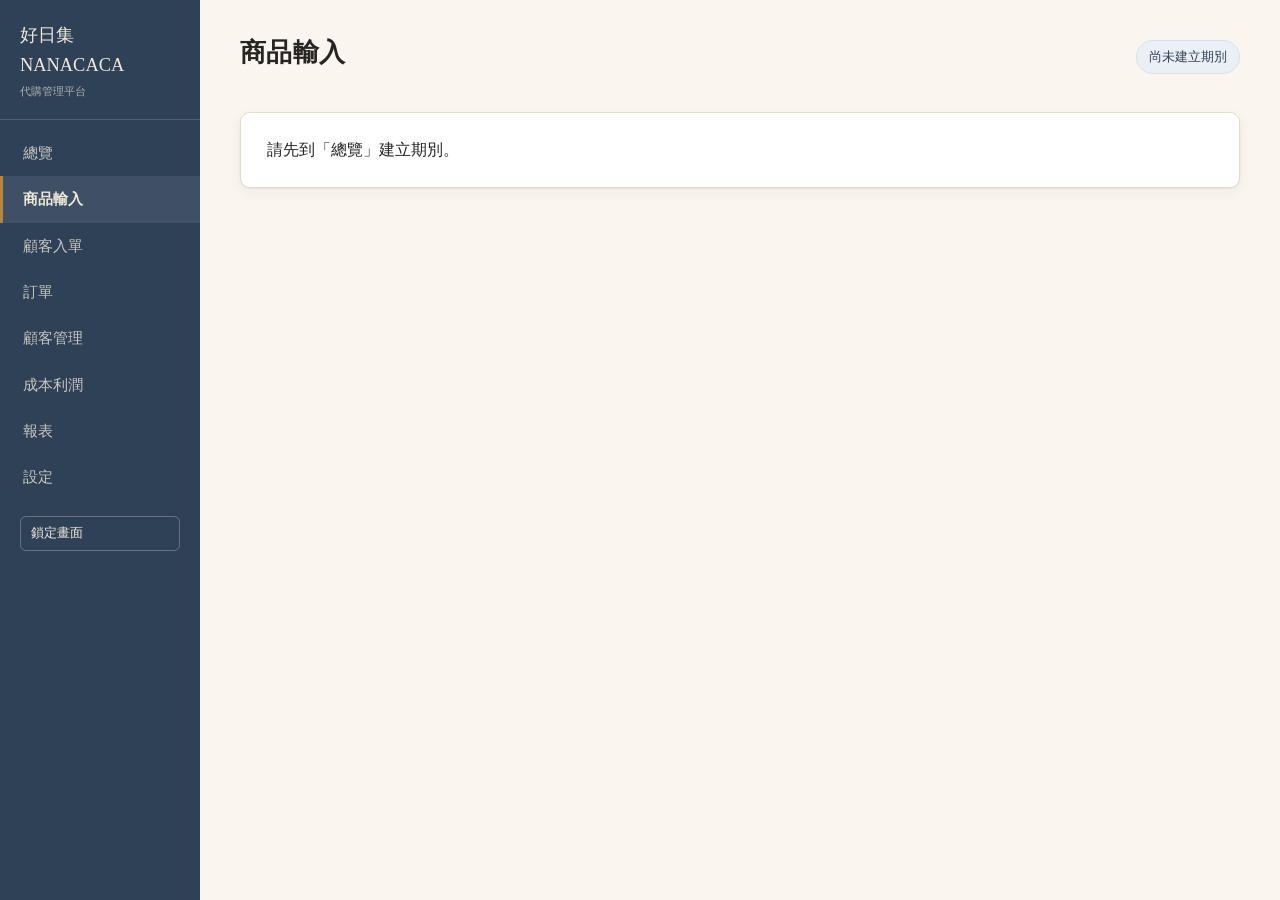
<file: products.html>
<!DOCTYPE html>
<html lang="zh-Hant">
<head>
<meta charset="UTF-8" />
<meta name="viewport" content="width=device-width, initial-scale=1" />
<title>商品輸入 － 代購管理平台</title>
<link rel="stylesheet" href="style.css" />
</head>
<body>
<script src="config.js"></script>
<script src="data.js"></script>
<script src="nav.js"></script>
<script>
ncBoot("products.html", "商品輸入", (el) => {
  const settings = DB.getSettings();
  const batch = DB.listBatches().find(b => b.id === settings.currentBatchId);
  if (!batch) { el.innerHTML = `<div class="card">請先到「總覽」建立期別。</div>`; return; }

  let invExpanded = true;
  let quickExpanded = true;
  let ruleExpanded = true;

  function renderTable() {
    const products = DB.listProducts(batch.id);
    el.innerHTML = `
      <div class="card">
        <div class="card-header-row">
          <h2 style="margin:0;">庫存總覽</h2>
          <button class="btn btn-ghost btn-small" id="invToggleBtn">${invExpanded ? "收合 ▲" : "展開 ▼"}</button>
        </div>
        <div class="grid-wrap freeze-wrap" id="invWrap" style="${invExpanded ? "" : "display:none;"} margin-top:10px;">
          <table class="grid" id="invTable">
            <thead><tr><th>商品名稱</th><th>成本</th><th>售價</th><th>利潤</th><th>可售庫存</th></tr></thead>
            <tbody id="invTbody"></tbody>
          </table>
        </div>
      </div>

      <div class="card">
        <div class="card-header-row">
          <h2 style="margin:0;">快速輸入</h2>
          <button class="btn btn-ghost btn-small" id="quickToggleBtn">${quickExpanded ? "收合 ▲" : "展開 ▼"}</button>
        </div>
        <div id="quickWrap" style="${quickExpanded ? "" : "display:none;"} margin-top:10px;">
          <p class="hint">勾選「常態商品」的品項，之後在設定頁建立新期別時會自動帶入，不用每次重打。新增的商品會出現在最上方，不用捲到最下面。</p>
          <button class="btn btn-primary btn-small" id="addRowBtn" style="margin-bottom:10px;">＋ 新增一列</button>
          <div class="grid-wrap freeze-wrap">
            <table class="grid" id="pTable">
              <thead><tr>
                <th>系列</th><th>商品名稱</th><th>日幣金額</th>
                <th>刷卡手續費%</th><th>退稅%</th><th>代買%</th><th>匯率</th><th>重量(公克)</th>
                <th>運費(自動)</th><th>成本TWD(自動)</th><th>售價</th><th>庫存</th><th>發票</th><th>常態商品</th><th></th>
              </tr></thead>
              <tbody id="pTbody"></tbody>
            </table>
          </div>
        </div>
      </div>

      <div class="card">
        <div class="card-header-row">
          <h2 style="margin:0;">系列組合價規則</h2>
          <button class="btn btn-ghost btn-small" id="ruleToggleBtn">${ruleExpanded ? "收合 ▲" : "展開 ▼"}</button>
        </div>
        <div id="ruleWrap" style="${ruleExpanded ? "" : "display:none;"} margin-top:10px;">
          <p style="color:var(--ink-soft); font-size:.85rem; margin-top:-6px;">同一「系列」的商品，購物車累計件數達門檻時，套用門檻單價（例如畢業毛巾滿3件變299）。</p>
          <div class="grid-wrap freeze-wrap">
            <table class="grid" id="rTable">
              <thead><tr><th>系列名稱</th><th>門檻件數</th><th>門檻後單價</th><th></th></tr></thead>
              <tbody id="rTbody"></tbody>
            </table>
          </div>
          <button class="btn btn-ghost btn-small" id="addRuleBtn" style="margin-top:8px;">＋ 新增規則</button>
        </div>
      </div>`;

    const tbody = document.getElementById("pTbody");
    products.slice().reverse().forEach(p => tbody.appendChild(productRow(p)));
    document.getElementById("addRowBtn").addEventListener("click", () => tbody.insertBefore(productRow(null), tbody.firstChild));

    const rtbody = document.getElementById("rTbody");
    DB.state.seriesRules.filter(r => r.batchId === batch.id).forEach(r => rtbody.appendChild(ruleRow(r)));
    document.getElementById("addRuleBtn").addEventListener("click", () => rtbody.appendChild(ruleRow(null)));

    function wireToggle(btnId, wrapId, getSet) {
      document.getElementById(btnId).addEventListener("click", () => {
        const val = !getSet();
        getSet(val);
        const wrap = document.getElementById(wrapId);
        wrap.style.display = val ? "" : "none";
        document.getElementById(btnId).textContent = val ? "收合 ▲" : "展開 ▼";
      });
    }
    wireToggle("invToggleBtn", "invWrap", (v) => { if (v === undefined) return invExpanded; invExpanded = v; });
    wireToggle("quickToggleBtn", "quickWrap", (v) => { if (v === undefined) return quickExpanded; quickExpanded = v; });
    wireToggle("ruleToggleBtn", "ruleWrap", (v) => { if (v === undefined) return ruleExpanded; ruleExpanded = v; });

    renderInventory();
  }

  function renderInventory() {
    const invTbody = document.getElementById("invTbody");
    if (!invTbody) return;
    const products = DB.listProducts(batch.id).filter(p => p.name);
    invTbody.innerHTML = products.length ? products.map(p => {
      const cost = Number(p.costTWD) || 0;
      const sell = Number(p.sellPrice) || 0;
      const profit = sell - cost;
      return `<tr>
        <td data-label="商品名稱">${p.series ? p.series + "－" + p.name : p.name}</td>
        <td data-label="成本">${ncFmt(cost)}</td>
        <td data-label="售價">${ncFmt(sell)}</td>
        <td data-label="利潤" style="color:${profit>=0?'var(--matcha)':'var(--danger)'}">${ncFmt(profit)}</td>
        <td data-label="可售庫存">${DB.availableStock(p)}</td>
      </tr>`;
    }).join("") : `<tr><td colspan="5" style="color:var(--ink-soft)">尚無商品</td></tr>`;
  }

  function num(v) { return v === "" || v === null || v === undefined ? 0 : Number(v); }

  function productRow(p) {
    const tr = document.createElement("tr");
    const data = p || { id: null, batchId: batch.id, series: "", name: "",
      jpyAmount: "", cardFeePct: "", taxRefundFee: "", agentFeePct: "", exchangeRate: "", weightG: "", sellPrice: "", stockQty: "", receiptPhoto: "", isStanding: false };

    tr.innerHTML = `
      <td data-label="系列"><input data-k="series" value="${data.series||""}" placeholder="例：畢業毛巾"/></td>
      <td data-label="商品名稱"><input data-k="name" value="${data.name||""}" placeholder="商品名稱"/></td>
      <td data-label="日幣金額"><input data-k="jpyAmount" type="number" value="${data.jpyAmount}" /></td>
      <td data-label="刷卡手續費%"><input data-k="cardFeePct" type="number" value="${data.cardFeePct}" /></td>
      <td data-label="退稅%"><input data-k="taxRefundFee" type="number" value="${data.taxRefundFee}" /></td>
      <td data-label="代買%"><input data-k="agentFeePct" type="number" placeholder="0" value="${data.agentFeePct}" /></td>
      <td data-label="匯率"><input data-k="exchangeRate" type="number" step="0.01" value="${data.exchangeRate}" /></td>
      <td data-label="重量(公克)"><input data-k="weightG" type="number" step="1" placeholder="例：200" value="${data.weightG}" /></td>
      <td data-label="運費(自動)" class="shipVal" style="color:var(--ink-soft)">－</td>
      <td data-label="成本TWD(自動)" class="costVal" style="color:var(--kinari-gold); font-weight:600;">－</td>
      <td data-label="售價"><input data-k="sellPrice" type="number" value="${data.sellPrice}" /></td>
      <td data-label="庫存"><input data-k="stockQty" type="number" value="${data.stockQty}" /></td>
      <td data-label="發票照片"><input data-k="receiptPhoto" type="file" accept="image/*" /></td>
      <td data-label="常態商品" style="text-align:center"><input data-k="isStanding" type="checkbox" style="width:22px; height:22px;" ${data.isStanding?"checked":""} /></td>
      <td data-label=""><button class="btn btn-danger btn-small delBtn">刪除這筆</button></td>`;

    let photoData = data.receiptPhoto || "";

    function collect() {
      const rec = { id: data.id, batchId: batch.id };
      tr.querySelectorAll("[data-k]").forEach(input => {
        if (input.type === "file") return;
        if (input.type === "checkbox") { rec[input.dataset.k] = input.checked; return; }
        rec[input.dataset.k] = input.value;
      });
      rec.receiptPhoto = photoData;
      return rec;
    }

    function costLabel(rec, costTWD) {
      const agentPct = Number(rec.agentFeePct) || 0;
      const note = agentPct > 0 ? `<br/><span style="font-size:.72rem; color:var(--ink-soft); font-weight:400;">（已含代買${agentPct}%）</span>` : "";
      return ncFmt(costTWD) + note;
    }

    function recalcAndSave() {
      const rec = collect();
      if (!rec.name) return; // don't save empty rows
      const saved = DB.upsertProduct(rec);
      data.id = saved.id;
      tr.querySelector(".shipVal").textContent = ncFmt(saved.shippingTWD);
      tr.querySelector(".costVal").innerHTML = costLabel(saved, saved.costTWD);
      renderInventory();
    }

    tr.querySelectorAll("input[data-k], select[data-k]").forEach(input => {
      input.addEventListener("input", recalcAndSave);
      input.addEventListener("change", recalcAndSave);
    });
    const fileInput = tr.querySelector('input[type="file"]');
    fileInput.addEventListener("change", () => {
      const file = fileInput.files[0];
      if (!file) return;
      const reader = new FileReader();
      reader.onload = () => { photoData = reader.result; recalcAndSave(); };
      reader.readAsDataURL(file);
    });
    tr.querySelector(".delBtn").addEventListener("click", () => {
      if (data.id) DB.deleteProduct(data.id);
      tr.remove();
      renderInventory();
    });

    if (data.id) {
      tr.querySelector(".shipVal").textContent = ncFmt(p.shippingTWD);
      tr.querySelector(".costVal").innerHTML = costLabel(p, p.costTWD);
    }
    return tr;
  }

  function ruleRow(r) {
    const tr = document.createElement("tr");
    const data = r || { id: null, batchId: batch.id, seriesName: "", thresholdQty: "", thresholdPrice: "" };
    tr.innerHTML = `
      <td data-label="系列名稱"><input data-k="seriesName" value="${data.seriesName||""}" placeholder="例：畢業毛巾"/></td>
      <td data-label="門檻件數"><input data-k="thresholdQty" type="number" value="${data.thresholdQty}" /></td>
      <td data-label="門檻後單價"><input data-k="thresholdPrice" type="number" value="${data.thresholdPrice}" /></td>
      <td data-label=""><button class="btn btn-danger btn-small delRuleBtn">刪除這條規則</button></td>`;
    function save() {
      const rec = { id: data.id, batchId: batch.id };
      tr.querySelectorAll("[data-k]").forEach(i => rec[i.dataset.k] = i.value);
      if (!rec.seriesName) return;
      const saved = DB.upsertSeriesRule(rec);
      data.id = saved.id;
    }
    tr.querySelectorAll("input").forEach(i => i.addEventListener("input", save));
    tr.querySelector(".delRuleBtn").addEventListener("click", () => {
      if (data.id) DB.deleteSeriesRule(data.id);
      tr.remove();
    });
    return tr;
  }

  renderTable();
});
</script>
</body>
</html>
</file>
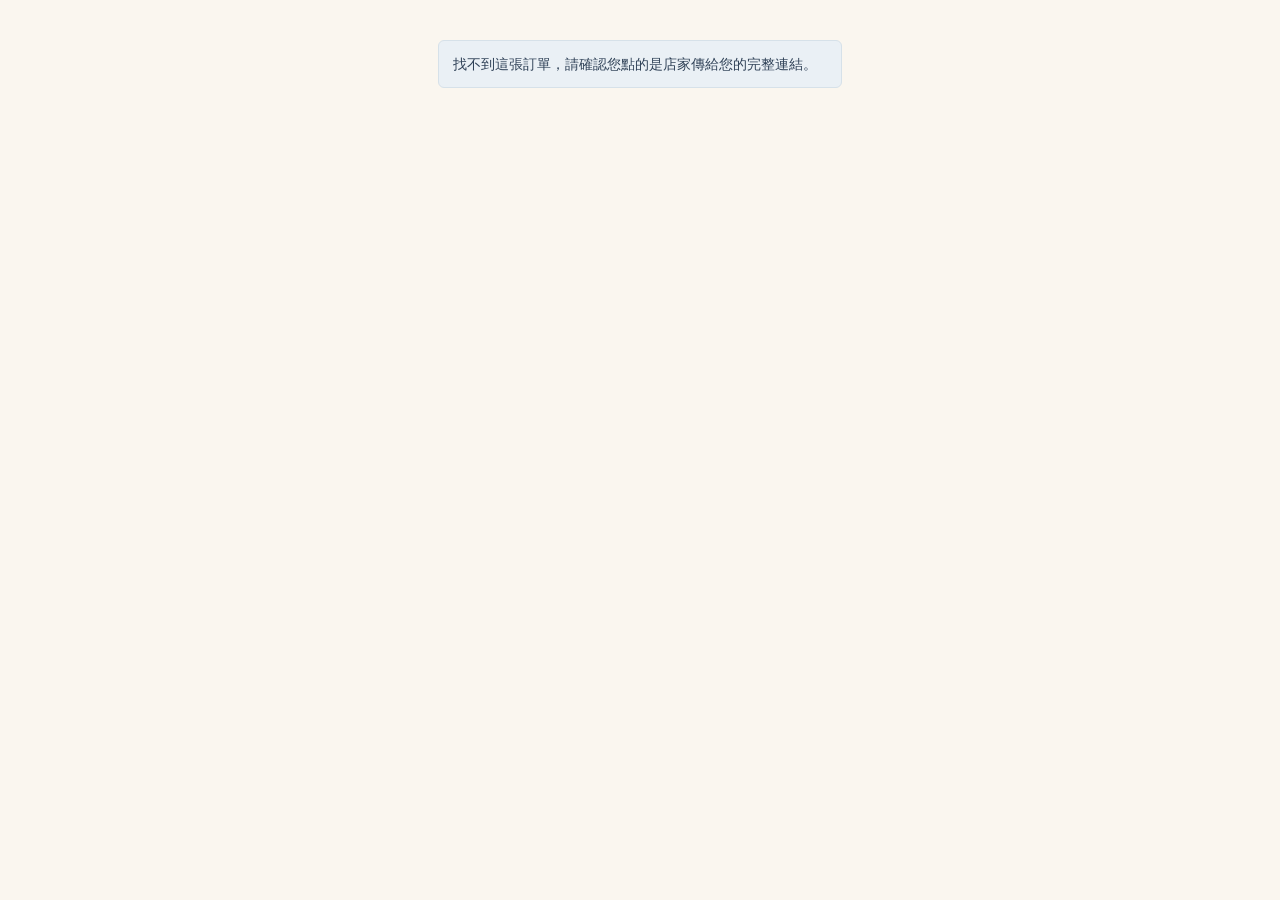
<file: remit.html>
<!DOCTYPE html>
<html lang="zh-Hant">
<head>
<meta charset="UTF-8" />
<meta name="viewport" content="width=device-width, initial-scale=1" />
<title>訂單確認與匯款回報</title>
<link rel="stylesheet" href="style.css" />
</head>
<body>
<!--
  這頁不含密碼保護，是給顧客用的。只透過幾個 GAS 動作跟後端溝通：
  - GET  ?action=orderSummary&id=...  讀單一訂單的商品明細＋是否已填收件資訊
  - POST action=submitShippingInfo    顧客自己選寄送方式、填收件資訊
  - POST action=submitRemittance      送出匯款回報
  完全不會載入商品目錄、其他顧客、設定密碼等後台資料。
-->
<script src="config.js"></script>
<div class="public-page" id="app">連線中…</div>
<script>
(function () {
  const params = new URLSearchParams(location.search);
  const orderId = params.get("order");
  const app = document.getElementById("app");

  function fmt(n) { return "NT$" + Math.round(Number(n) || 0).toLocaleString("zh-TW"); }

  if (!orderId) {
    app.innerHTML = `<div class="notice-box">找不到這張訂單，請確認您點的是店家傳給您的完整連結。</div>`;
    return;
  }

  function load() {
    fetch(NC_GAS_URL + "?action=orderSummary&id=" + encodeURIComponent(orderId))
      .then(res => res.json())
      .then(data => {
        if (!data.exists) {
          app.innerHTML = `<div class="notice-box">找不到這張訂單，請確認您點的是店家傳給您的完整連結。</div>`;
          return;
        }
        if (!data.hasShippingInfo) renderShippingStep(data);
        else renderRemitStep(data);
      })
      .catch(() => {
        app.innerHTML = `<div class="notice-box">目前連線不到系統，請稍後再試一次。</div>`;
      });
  }

  function itemsTableHtml(data) {
    return `
      <div class="card">
        <h3 style="margin-top:0;">訂購商品</h3>
        ${data.items.map(i => `<div class="cart-line"><span>${i.name} × ${i.qty}</span><span>${fmt(i.subtotal)}</span></div>`).join("")}
        <div class="cart-line"><span>商品小計</span><span>${fmt(data.itemsSubtotal)}</span></div>
        <div class="cart-line"><span>運費</span><span>${fmt(data.shippingFee)}</span></div>
        <div class="cart-total"><span>訂單應付總額</span><span>${fmt(data.total)}</span></div>
        <div class="cart-line" style="margin-top:8px; border-top:1px solid var(--line); padding-top:12px;"><span>已回報匯款金額</span><span>${fmt(data.reportedTotal)}</span></div>
        <div class="cart-line"><span style="color:${data.remainingDue>0?'var(--danger)':'var(--matcha)'}; font-weight:600;">${data.remainingDue>0?"待補匯款金額":"已付清"}</span><span style="color:${data.remainingDue>0?'var(--danger)':'var(--matcha)'}; font-weight:600;">${fmt(data.remainingDue)}</span></div>
      </div>
      <div class="card">
        <h3 style="margin-top:0;">匯款資訊</h3>
        <div class="cart-line"><span>銀行代碼</span><span>${data.bankCode||"－"}</span></div>
        <div class="cart-line"><span>帳號</span><span>${data.bankAccount||"－"}</span></div>
        <div class="cart-line"><span>戶名</span><span>${data.bankHolder||"－"}</span></div>
      </div>`;
  }

  /* ---- Step 1: 顧客自己選寄送方式、填收件資訊 ---- */
  function renderShippingStep(data) {
    const brand = data.communityName || "好日集 NANACACA";
    app.innerHTML = `
      <div class="brand-mark">${brand}</div>
      <div class="sub">訂單確認 － 第 1 步：收件資訊</div>
      <div class="notice-box">訂單編號：${orderId}<br/>請先填寫收件資訊並選擇寄送方式，下一步才會顯示應匯款金額。</div>
      <div class="card">
        <div class="field"><label>收件人姓名</label><input id="sName"/></div>
        <div class="field"><label>收件人電話</label><input id="sPhone"/></div>
        <div class="field"><label>收件地址</label><input id="sAddr"/></div>
        <div class="field"><label>寄送方式</label>
          <select id="sShip">
            ${data.shippingMethods.map(m => `<option value="${m.name}">${m.name}（運費 ${fmt(m.fee)}）</option>`).join("")}
          </select>
        </div>
        <div id="sErr" style="color:var(--danger); font-size:.85rem;"></div>
        <button class="btn btn-primary" id="sSubmit" style="width:100%; margin-top:6px;">下一步</button>
      </div>`;

    document.getElementById("sSubmit").addEventListener("click", () => {
      const name = document.getElementById("sName").value.trim();
      const phone = document.getElementById("sPhone").value.trim();
      const address = document.getElementById("sAddr").value.trim();
      const shipMethod = document.getElementById("sShip").value;
      const errEl = document.getElementById("sErr");
      if (!name || !phone || !address) { errEl.textContent = "請完整填寫收件人姓名、電話與地址"; return; }

      const btn = document.getElementById("sSubmit");
      btn.disabled = true; btn.textContent = "送出中…";
      fetch(NC_GAS_URL, {
        method: "POST",
        body: JSON.stringify({ action: "submitShippingInfo", payload: { orderId, name, phone, address, shipMethod } })
      }).then(res => res.json()).then(res => {
        if (res && res.error) throw new Error(res.error);
        data.shippingFee = res.shippingFee;
        data.total = data.itemsSubtotal + res.shippingFee;
        data.hasShippingInfo = true;
        data.recipient = { name, phone, address, shipMethod };
        renderRemitStep(data);
      }).catch(err => {
        btn.disabled = false; btn.textContent = "下一步";
        errEl.textContent = "送出失敗，請檢查網路連線後再試一次。" + (err && err.message ? err.message : "");
      });
    });
  }

  /* ---- Step 2: 顯示明細＋總金額，並回報匯款 ---- */
  function renderRemitStep(data) {
    const brand = data.communityName || "好日集 NANACACA";
    app.innerHTML = `
      <div class="brand-mark">${brand}</div>
      <div class="sub">訂單確認 － 第 2 步：匯款回報</div>
      ${itemsTableHtml(data)}
      <div class="card">
        ${data.reportedCount > 0 ? `<p class="hint" style="margin-top:0;">如果這是加購後的第二次（或後續）匯款，這裡可以再回報一次，系統會自動累計。</p>` : ""}
        ${data.recipient && data.recipient.name ? `
        <label style="display:flex; align-items:center; gap:8px; font-size:.88rem; color:var(--ink-soft); margin-bottom:10px;">
          <input type="checkbox" id="sameAsRecipient" style="width:18px; height:18px;"/>
          收件者與匯款者為同一人
        </label>` : ""}
        <div class="field"><label>您的姓名</label><input id="rName"/></div>
        <div class="field"><label>您的電話</label><input id="rPhone"/></div>
        <div class="field"><label>本次實際匯款金額</label><input id="rAmount" type="number" value="${data.remainingDue > 0 ? data.remainingDue : ""}"/></div>
        <div class="field"><label>帳號後五碼</label><input id="rLast5" maxlength="5"/></div>
        <div id="rErr" style="color:var(--danger); font-size:.85rem;"></div>
        <button class="btn btn-primary" id="rSubmit" style="width:100%; margin-top:6px;">送出回報</button>
      </div>`;

    const sameBox = document.getElementById("sameAsRecipient");
    if (sameBox) {
      sameBox.addEventListener("change", () => {
        const rNameEl = document.getElementById("rName"), rPhoneEl = document.getElementById("rPhone");
        if (sameBox.checked) {
          rNameEl.value = data.recipient.name || "";
          rPhoneEl.value = data.recipient.phone || "";
          rNameEl.disabled = true; rPhoneEl.disabled = true;
        } else {
          rNameEl.disabled = false; rPhoneEl.disabled = false;
        }
      });
    }

    document.getElementById("rSubmit").addEventListener("click", () => {
      const name = document.getElementById("rName").value.trim();
      const phone = document.getElementById("rPhone").value.trim();
      const amount = document.getElementById("rAmount").value;
      const last5 = document.getElementById("rLast5").value.trim();
      const errEl = document.getElementById("rErr");
      if (!name || !phone || !amount || !last5) { errEl.textContent = "請完整填寫姓名、電話、金額與後五碼"; return; }

      const btn = document.getElementById("rSubmit");
      btn.disabled = true; btn.textContent = "送出中…";
      fetch(NC_GAS_URL, {
        method: "POST",
        body: JSON.stringify({ action: "submitRemittance", payload: { orderId, name, phone, amount: Number(amount), last5 } })
      }).then(res => res.json()).then(res => {
        if (res && res.error) throw new Error(res.error);
        app.innerHTML = `<div class="brand-mark">${brand}</div>
          <div class="success-box">回報成功，謝謝您！店家確認匯款後會盡快為您安排出貨。<br/><br/>如果之後這張訂單有加購、需要再匯款一次，用同一條連結回來就可以再回報一次。</div>`;
      }).catch(err => {
        btn.disabled = false; btn.textContent = "送出回報";
        errEl.textContent = "送出失敗，請檢查網路連線後再試一次。" + (err && err.message ? err.message : "");
      });
    });
  }

  load();
})();
</script>
</body>
</html>
</file>
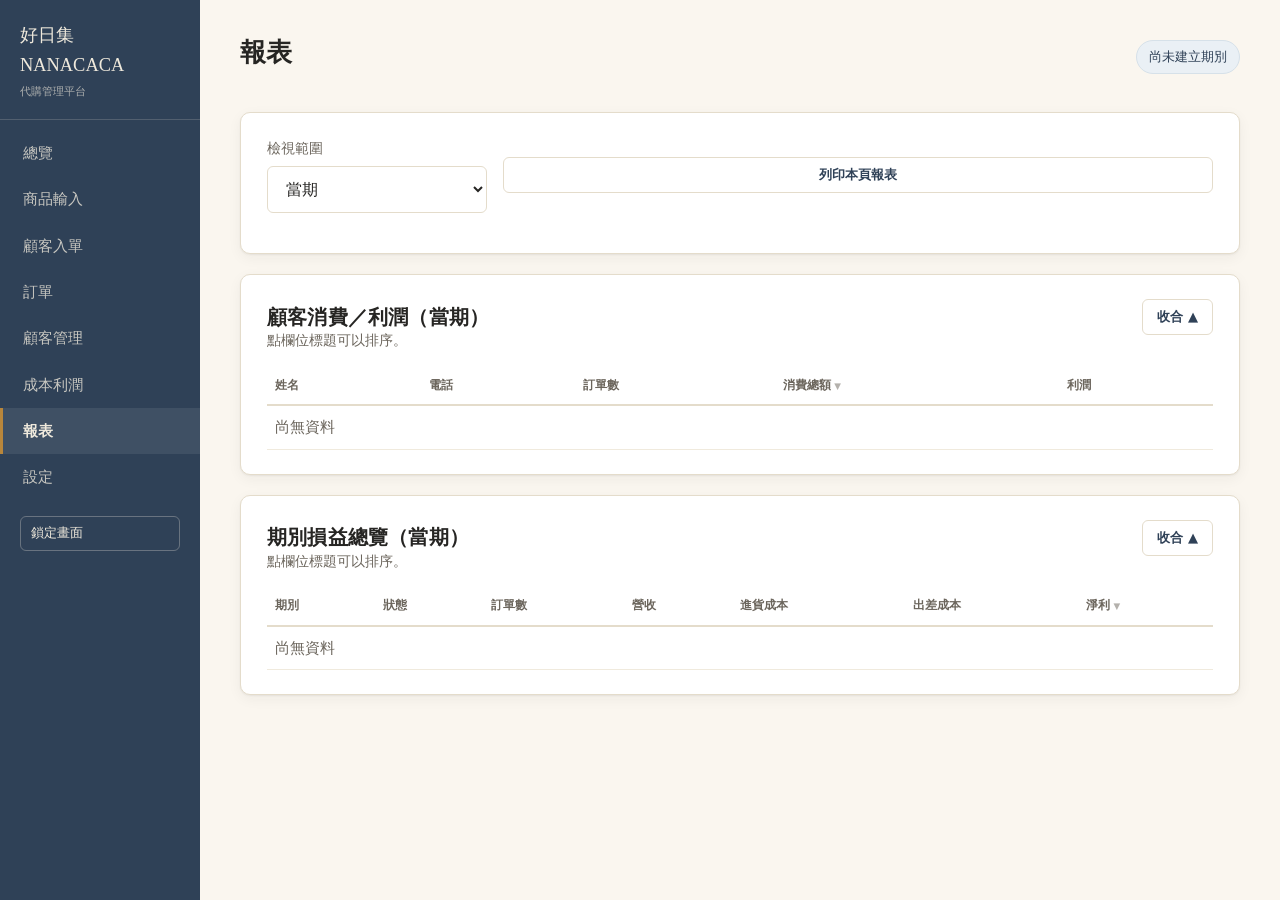
<file: reports.html>
<!DOCTYPE html>
<html lang="zh-Hant">
<head>
<meta charset="UTF-8" />
<meta name="viewport" content="width=device-width, initial-scale=1" />
<title>報表 － 代購管理平台</title>
<link rel="stylesheet" href="style.css" />
<style>
  th.sortable{ cursor:pointer; user-select:none; }
  th.sortable:hover{ color:var(--aizome); }
  th.sortable .arrow{ opacity:.5; font-size:.7em; margin-left:3px; }
  @media print{ .print-only{ display:block !important; } #custWrap, #batchWrap{ display:block !important; } }
</style>
</head>
<body>
<script src="config.js"></script>
<script src="data.js"></script>
<script src="nav.js"></script>
<script>
ncBoot("reports.html", "報表", (el) => {
  const settings = DB.getSettings();
  const currentBatch = DB.listBatches().find(b => b.id === settings.currentBatchId);
  let scope = "current"; // "current" 當期 | "all" 累積
  let custSort = { key: "totalSpent", dir: "desc" };
  let batchSort = { key: "profit", dir: "desc" };
  let custExpanded = true;
  let batchExpanded = true;

  const CUST_COLS = [
    { key: "name", label: "姓名" },
    { key: "phone", label: "電話" },
    { key: "orderCount", label: "訂單數" },
    { key: "totalSpent", label: "消費總額" },
    { key: "totalProfit", label: "利潤" }
  ];
  const CUST_GETTERS = {
    name: r => r.customer.name || "", phone: r => r.customer.phone || "",
    orderCount: r => r.orderCount, totalSpent: r => r.totalSpent, totalProfit: r => r.totalProfit
  };
  const BATCH_COLS = [
    { key: "name", label: "期別" }, { key: "status", label: "狀態" },
    { key: "orderCount", label: "訂單數" }, { key: "revenue", label: "營收" },
    { key: "cogs", label: "進貨成本" }, { key: "tripCosts", label: "出差成本" }, { key: "profit", label: "淨利" }
  ];
  const BATCH_GETTERS = {
    name: r => r.batch.name || "", status: r => r.batch.status || "",
    orderCount: r => r.orderCount, revenue: r => r.revenue, cogs: r => r.cogs,
    tripCosts: r => r.tripCosts, profit: r => r.profit
  };

  function sortRows(rows, sort, getters) {
    const arr = rows.slice();
    const get = getters[sort.key];
    arr.sort((a, b) => {
      const va = get(a), vb = get(b);
      let cmp;
      if (typeof va === "string") cmp = va.localeCompare(vb, "zh-Hant");
      else cmp = va - vb;
      return sort.dir === "asc" ? cmp : -cmp;
    });
    return arr;
  }

  function headerRow(cols, sort) {
    return cols.map(c => `<th class="sortable" data-key="${c.key}">${c.label}${sort.key===c.key?`<span class="arrow">${sort.dir==="asc"?"▲":"▼"}</span>`:""}</th>`).join("");
  }

  function wireSort(theadEl, sortState, onChange) {
    theadEl.querySelectorAll("th.sortable").forEach(th => {
      th.addEventListener("click", () => {
        if (sortState.key === th.dataset.key) sortState.dir = sortState.dir === "asc" ? "desc" : "asc";
        else { sortState.key = th.dataset.key; sortState.dir = "desc"; }
        onChange();
      });
    });
  }

  function render() {
    const batchIdFilter = scope === "current" && currentBatch ? currentBatch.id : null;
    const customerRows = sortRows(customerSummaries(batchIdFilter), custSort, CUST_GETTERS);
    const batchRowsRaw = scope === "current" && currentBatch
      ? [{ batch: currentBatch, orderCount: DB.listOrders(currentBatch.id).length, ...batchProfitSummary(currentBatch.id) }]
      : allBatchReports();
    const batchRows = sortRows(batchRowsRaw, batchSort, BATCH_GETTERS);

    el.innerHTML = `
      <div class="card no-print">
        <div class="row" style="align-items:center;">
          <div class="field" style="max-width:220px">
            <label>檢視範圍</label>
            <select id="scopeSelect">
              <option value="current" ${scope==="current"?"selected":""}>當期${currentBatch?"（"+currentBatch.name+"）":""}</option>
              <option value="all" ${scope==="all"?"selected":""}>累積（所有期別）</option>
            </select>
          </div>
          <div class="field" style="justify-content:flex-end"><button class="btn btn-ghost btn-small" id="printBtn">列印本頁報表</button></div>
        </div>
      </div>

      <div class="card print-sheet">
        <div class="card-header-row no-print">
          <h2 style="margin:0;">顧客消費／利潤${scope==="current"?"（當期）":"（所有期別加總）"}</h2>
          <button class="btn btn-ghost btn-small" id="custToggleBtn">${custExpanded ? "收合 ▲" : "展開 ▼"}</button>
        </div>
        <h2 class="print-only" style="display:none;">顧客消費／利潤${scope==="current"?"（當期）":"（所有期別加總）"}</h2>
        <div id="custWrap" style="${custExpanded ? "" : "display:none;"}">
          <p class="hint">點欄位標題可以排序。</p>
          <div class="grid-wrap">
            <table class="data-table">
              <thead><tr id="custHead">${headerRow(CUST_COLS, custSort)}</tr></thead>
              <tbody>
                ${customerRows.length ? customerRows.map(r => `
                  <tr>
                    <td>${r.customer.name}</td>
                    <td>${r.customer.phone}</td>
                    <td>${r.orderCount}</td>
                    <td>${ncFmt(r.totalSpent)}</td>
                    <td style="color:${r.totalProfit>=0?'var(--matcha)':'var(--danger)'}">${ncFmt(r.totalProfit)}</td>
                  </tr>`).join("") : `<tr><td colspan="5" style="color:var(--ink-soft)">尚無資料</td></tr>`}
              </tbody>
            </table>
          </div>
        </div>
      </div>

      <div class="card print-sheet">
        <div class="card-header-row no-print">
          <h2 style="margin:0;">期別損益總覽${scope==="current"?"（當期）":"（本期＋過去）"}</h2>
          <button class="btn btn-ghost btn-small" id="batchToggleBtn">${batchExpanded ? "收合 ▲" : "展開 ▼"}</button>
        </div>
        <h2 class="print-only" style="display:none;">期別損益總覽${scope==="current"?"（當期）":"（本期＋過去）"}</h2>
        <div id="batchWrap" style="${batchExpanded ? "" : "display:none;"}">
          <p class="hint">點欄位標題可以排序。</p>
          <div class="grid-wrap">
            <table class="data-table">
              <thead><tr id="batchHead">${headerRow(BATCH_COLS, batchSort)}</tr></thead>
              <tbody>
                ${batchRows.length ? batchRows.map(r => `
                  <tr>
                    <td>${r.batch.name}</td>
                    <td>${r.batch.status||""}</td>
                    <td>${r.orderCount}</td>
                    <td>${ncFmt(r.revenue)}</td>
                    <td>${ncFmt(r.cogs)}</td>
                    <td>${ncFmt(r.tripCosts)}</td>
                    <td style="color:${r.profit>=0?'var(--matcha)':'var(--danger)'}; font-weight:600;">${ncFmt(r.profit)}</td>
                  </tr>`).join("") : `<tr><td colspan="7" style="color:var(--ink-soft)">尚無資料</td></tr>`}
              </tbody>
            </table>
          </div>
        </div>
      </div>`;

    document.getElementById("scopeSelect").addEventListener("change", e => { scope = e.target.value; render(); });
    document.getElementById("printBtn").addEventListener("click", () => window.print());
    wireSort(document.getElementById("custHead"), custSort, render);
    wireSort(document.getElementById("batchHead"), batchSort, render);
    document.getElementById("custToggleBtn").addEventListener("click", () => {
      custExpanded = !custExpanded;
      document.getElementById("custWrap").style.display = custExpanded ? "" : "none";
      document.getElementById("custToggleBtn").textContent = custExpanded ? "收合 ▲" : "展開 ▼";
    });
    document.getElementById("batchToggleBtn").addEventListener("click", () => {
      batchExpanded = !batchExpanded;
      document.getElementById("batchWrap").style.display = batchExpanded ? "" : "none";
      document.getElementById("batchToggleBtn").textContent = batchExpanded ? "收合 ▲" : "展開 ▼";
    });
  }

  render();
});
</script>
</body>
</html>
</file>
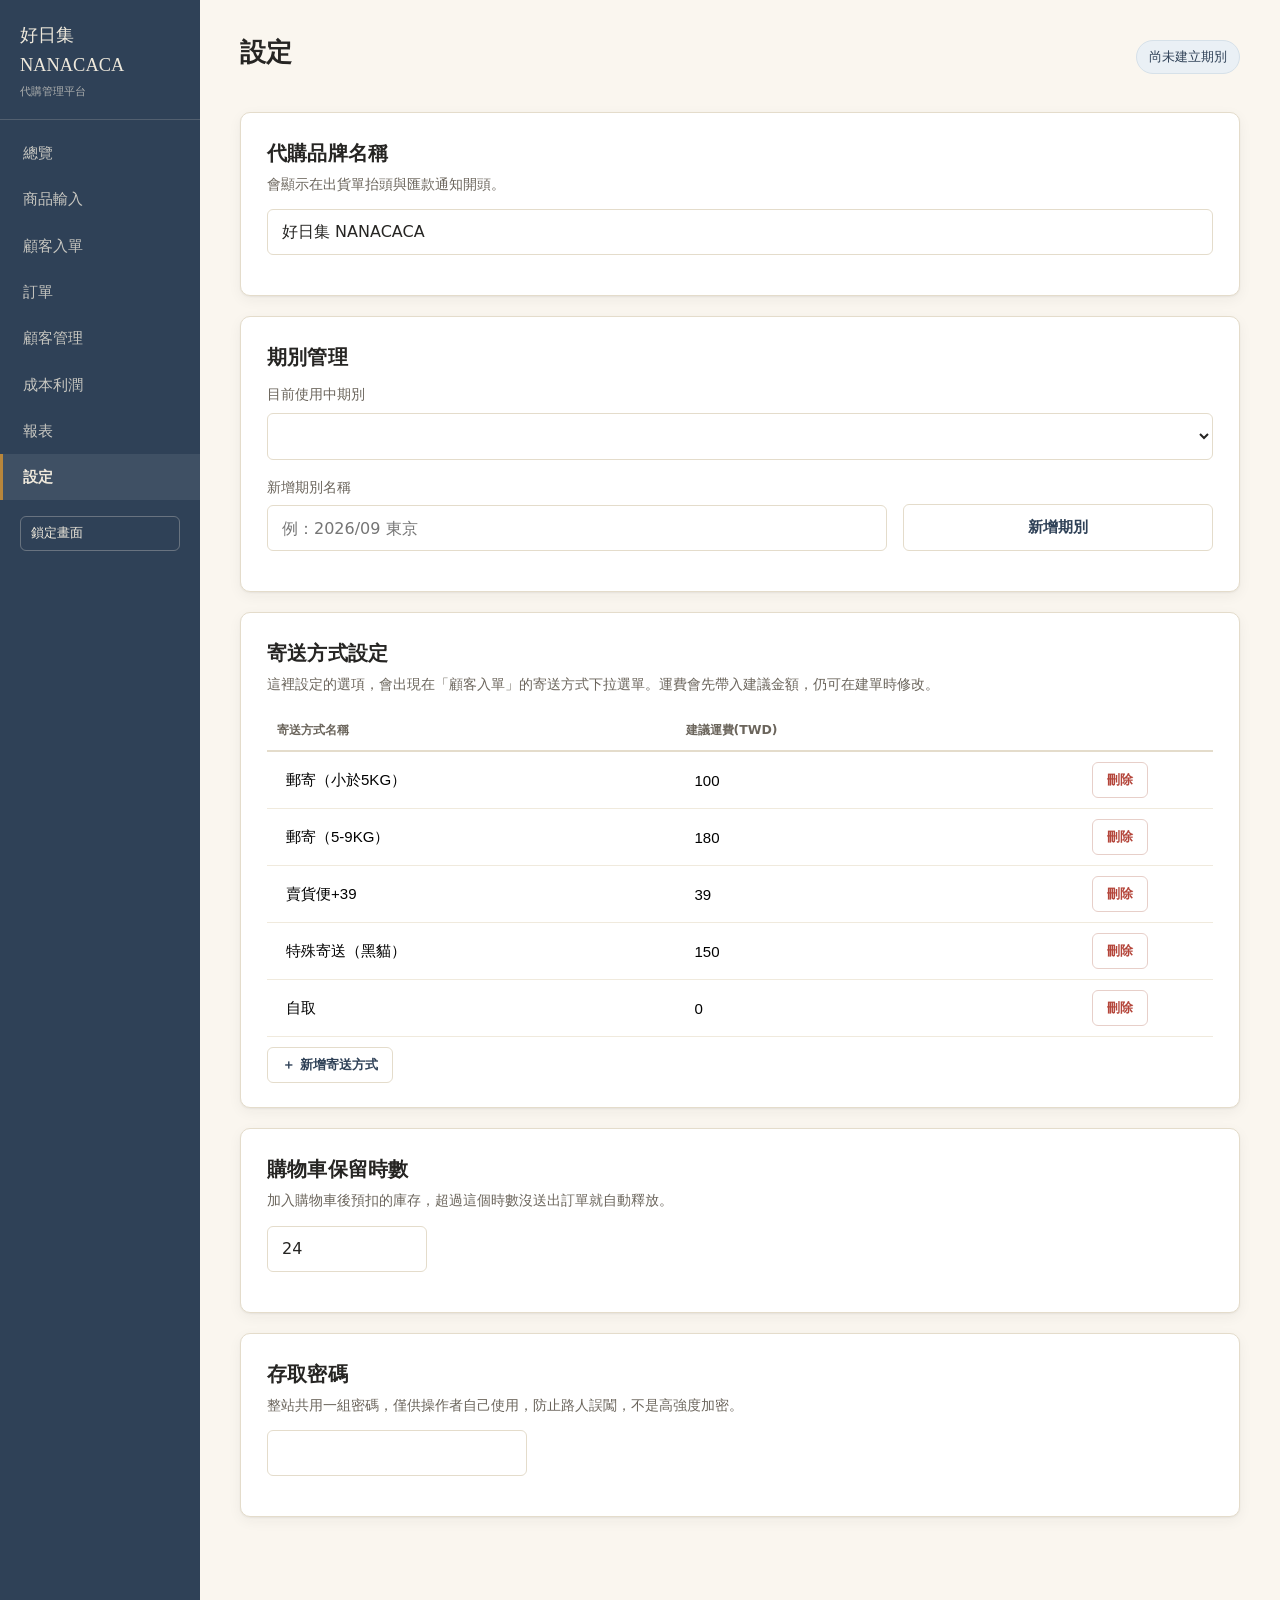
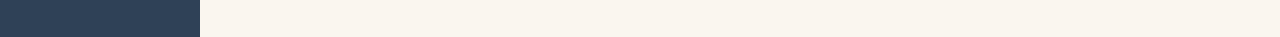
<file: settings.html>
<!DOCTYPE html>
<html lang="zh-Hant">
<head>
<meta charset="UTF-8" />
<meta name="viewport" content="width=device-width, initial-scale=1" />
<title>設定 － 代購管理平台</title>
<link rel="stylesheet" href="style.css" />
</head>
<body>
<script src="config.js"></script>
<script src="data.js"></script>
<script src="nav.js"></script>
<script>
ncBoot("settings.html", "設定", (el) => {
  function render() {
    const settings = DB.getSettings();
    const batches = DB.listBatches();
    const currentBatch = batches.find(b => b.id === settings.currentBatchId);
    const methods = DB.listShippingMethods();

    el.innerHTML = `
      <div class="card">
        <h2>代購品牌名稱</h2>
        <p class="hint">會顯示在出貨單抬頭與匯款通知開頭。</p>
        <div class="field"><input id="communityName" value="${settings.communityName||""}"/></div>
      </div>

      <div class="card">
        <h2>期別管理</h2>
        <div class="row">
          <div class="field" style="flex:2"><label>目前使用中期別</label>
            <select id="currentBatch">
              ${batches.map(b => `<option value="${b.id}" ${b.id===settings.currentBatchId?"selected":""}>${b.name}</option>`).join("")}
            </select>
          </div>
        </div>
        <div class="row">
          <div class="field" style="flex:2"><label>新增期別名稱</label><input id="newBatchName" placeholder="例：2026/09 東京"/></div>
          <div class="field" style="justify-content:flex-end"><button class="btn btn-ghost" id="addBatchBtn">新增期別</button></div>
        </div>
      </div>

      ${currentBatch ? `
      <div class="card">
        <h2>本期匯款帳戶</h2>
        <p class="hint">每一期收款帳戶可能不同，切換期別後記得確認這裡的資料。</p>
        <div class="row">
          <div class="field"><label>銀行代碼</label><input id="bankCode" value="${currentBatch.bankCode||""}"/></div>
          <div class="field"><label>帳號</label><input id="bankAccount" value="${currentBatch.bankAccount||""}"/></div>
          <div class="field"><label>戶名</label><input id="bankHolder" value="${currentBatch.bankHolder||""}"/></div>
        </div>
      </div>` : ""}

      <div class="card">
        <h2>寄送方式設定</h2>
        <p class="hint">這裡設定的選項，會出現在「顧客入單」的寄送方式下拉選單。運費會先帶入建議金額，仍可在建單時修改。</p>
        <div class="grid-wrap">
          <table class="grid" id="shipTable">
            <thead><tr><th>寄送方式名稱</th><th>建議運費(TWD)</th><th></th></tr></thead>
            <tbody id="shipTbody"></tbody>
          </table>
        </div>
        <button class="btn btn-ghost btn-small" id="addShipBtn" style="margin-top:10px;">＋ 新增寄送方式</button>
      </div>

      <div class="card">
        <h2>購物車保留時數</h2>
        <p class="hint">加入購物車後預扣的庫存，超過這個時數沒送出訂單就自動釋放。</p>
        <div class="field" style="max-width:160px"><input id="cartHoldHours" type="number" value="${settings.cartHoldHours}"/></div>
      </div>

      <div class="card">
        <h2>存取密碼</h2>
        <p class="hint">整站共用一組密碼，僅供操作者自己使用，防止路人誤闖，不是高強度加密。</p>
        <div class="field" style="max-width:260px"><input id="password" type="password" value="${settings.password||""}"/></div>
      </div>`;

    document.getElementById("communityName").addEventListener("change", e => DB.saveSettings({ communityName: e.target.value }));
    document.getElementById("currentBatch").addEventListener("change", e => { DB.saveSettings({ currentBatchId: e.target.value }); render(); });
    document.getElementById("cartHoldHours").addEventListener("change", e => DB.saveSettings({ cartHoldHours: e.target.value }));
    document.getElementById("password").addEventListener("change", e => DB.saveSettings({ password: e.target.value }));
    document.getElementById("addBatchBtn").addEventListener("click", () => {
      const name = document.getElementById("newBatchName").value.trim();
      if (!name) return;
      DB.createBatch({ name, bankCode: "", bankAccount: "", bankHolder: "" });
      render();
    });

    if (currentBatch) {
      ["bankCode","bankAccount","bankHolder"].forEach(k => {
        document.getElementById(k).addEventListener("change", e => DB.updateBatch(currentBatch.id, { [k]: e.target.value }));
      });
    }

    const shipTbody = document.getElementById("shipTbody");
    methods.forEach(m => shipTbody.appendChild(shipRow(m)));
    document.getElementById("addShipBtn").addEventListener("click", () => shipTbody.appendChild(shipRow(null)));
  }

  function shipRow(m) {
    const tr = document.createElement("tr");
    const data = m || { id: null, name: "", fee: "" };
    tr.innerHTML = `
      <td data-label="寄送方式名稱"><input data-k="name" value="${data.name}" placeholder="例：面交"/></td>
      <td data-label="建議運費(TWD)"><input data-k="fee" type="number" value="${data.fee}"/></td>
      <td data-label=""><button class="btn btn-danger btn-small delShipBtn">刪除</button></td>`;
    function save() {
      const rec = { id: data.id };
      tr.querySelectorAll("[data-k]").forEach(i => rec[i.dataset.k] = i.value);
      if (!rec.name) return;
      const saved = DB.upsertShippingMethod(rec);
      data.id = saved.id;
    }
    tr.querySelectorAll("input").forEach(i => i.addEventListener("input", save));
    tr.querySelector(".delShipBtn").addEventListener("click", () => {
      if (data.id) DB.deleteShippingMethod(data.id);
      tr.remove();
    });
    return tr;
  }

  render();
});
</script>
</body>
</html>
</file>
<file: style.css>
/* ============================================================
   好日集 NANACACA — 代購管理平台 design tokens
   Palette: warm washi paper + aizome (Japanese indigo) accent
   ============================================================ */
:root{
  --paper: #FAF6EF;
  --paper-raised: #FFFFFF;
  --ink: #262523;
  --ink-soft: #6B655C;
  --line: #E4DCCB;
  --aizome: #2F4157;      /* deep indigo — primary accent */
  --aizome-soft: #4A6382;
  --kinari-gold: #B8863B; /* totals / money */
  --sakura: #C97C6D;      /* warnings / pending */
  --matcha: #5C7A5E;      /* paid / success */
  --danger: #B4453A;

  --radius-s: 6px;
  --radius-m: 10px;
  --shadow-card: 0 1px 2px rgba(38,37,35,.06), 0 4px 14px rgba(38,37,35,.05);

  --font-display: "Shippori Mincho", "Noto Serif TC", "Noto Serif JP", serif;
  --font-body: "Zen Kaku Gothic New", "Noto Sans TC", "Hiragino Sans", system-ui, sans-serif;
}

*{ box-sizing:border-box; }
html,body{ margin:0; padding:0; }
body{
  background:var(--paper);
  color:var(--ink);
  font-family:var(--font-body);
  font-size:16px;
  line-height:1.65;
  -webkit-font-smoothing:antialiased;
}
h1,h2,h3{ font-family:var(--font-display); font-weight:600; margin:0 0 .45em; letter-spacing:.01em; }
h1{ font-size:1.6rem; }
h2{ font-size:1.25rem; }
h3{ font-size:1.05rem; color:var(--ink-soft); font-weight:600; }
a{ color:var(--aizome); }
button{ font-family:inherit; }
p.hint{ color:var(--ink-soft); font-size:.88rem; margin:-6px 0 14px; line-height:1.6; }

/* ---------- App shell ---------- */
.app-shell{ display:flex; min-height:100vh; }

.sidenav{
  width:200px; flex-shrink:0;
  background:var(--aizome);
  color:#EFE9DC;
  display:flex; flex-direction:column;
  padding:20px 0;
}
.sidenav .brand{
  font-family:var(--font-display);
  font-size:1.15rem;
  padding:0 20px 18px;
  border-bottom:1px solid rgba(239,233,220,.18);
  margin-bottom:10px;
}
.sidenav .brand small{ display:block; font-family:var(--font-body); font-size:.7rem; opacity:.65; margin-top:2px; }
.sidenav nav{ display:flex; flex-direction:column; }
.sidenav a{
  color:#EFE9DC; text-decoration:none;
  padding:11px 20px; font-size:.92rem;
  border-left:3px solid transparent;
  opacity:.8;
}
.sidenav a:hover{ background:rgba(255,255,255,.06); opacity:1; }
.sidenav a.active{ opacity:1; border-left-color:var(--kinari-gold); background:rgba(255,255,255,.08); font-weight:600; }
.sidenav .lock-btn{
  margin:16px 20px 0; padding:8px 10px; text-align:left;
  background:transparent; border:1px solid rgba(239,233,220,.3);
  color:#EFE9DC; border-radius:var(--radius-s); cursor:pointer; font-size:.8rem;
}

.main{ flex:1; min-width:0; padding:32px 40px 100px; max-width:1220px; }
.main-header{ display:flex; align-items:baseline; justify-content:space-between; margin-bottom:26px; gap:12px; flex-wrap:wrap; }
.period-pill{
  font-size:.82rem; color:var(--aizome); background:#EAF0F5;
  border:1px solid #D6E1E9; padding:5px 12px; border-radius:999px;
}
select.period-pill{
  font-family:inherit; cursor:pointer; min-height:auto; -webkit-appearance:none; appearance:none;
  padding-right:26px;
  background-image:url("data:image/svg+xml,%3Csvg xmlns='http://www.w3.org/2000/svg' width='10' height='6'%3E%3Cpath d='M0 0l5 6 5-6z' fill='%232F4157'/%3E%3C/svg%3E");
  background-repeat:no-repeat; background-position:right 10px center;
}

/* ---------- Cards / forms ---------- */
.card{ background:var(--paper-raised); border:1px solid var(--line); border-radius:var(--radius-m); box-shadow:var(--shadow-card); padding:24px 26px; margin-bottom:20px; }
.card + .card{ margin-top:0; }
.field{ display:flex; flex-direction:column; gap:7px; margin-bottom:16px; }
.field label{ font-size:.85rem; color:var(--ink-soft); font-weight:500; }
.field input, .field select, .field textarea{
  font-family:inherit; font-size:1rem; padding:12px 14px;
  border:1.5px solid var(--line); border-radius:var(--radius-s);
  background:#fff; color:var(--ink);
  min-height:46px;
}
.field textarea{ min-height:auto; }
.field input:focus, .field select:focus, .field textarea:focus{
  outline:2px solid var(--aizome-soft); outline-offset:1px; border-color:var(--aizome-soft);
}
input[type="number"]{ -moz-appearance:textfield; }
input[type="number"]::-webkit-outer-spin-button,
input[type="number"]::-webkit-inner-spin-button{ -webkit-appearance:none; margin:0; }
.row{ display:flex; gap:16px; flex-wrap:wrap; }
.row > .field{ flex:1; min-width:180px; }

.btn{
  display:inline-flex; align-items:center; justify-content:center;
  border:none; border-radius:var(--radius-s); padding:12px 20px;
  font-size:.96rem; cursor:pointer; font-weight:600;
  min-height:46px; text-decoration:none; box-sizing:border-box;
}
button.btn{ font-family:inherit; }
.btn-primary{ background:var(--aizome); color:#fff; }
.btn-primary:hover{ background:var(--aizome-soft); }
.btn-ghost{ background:transparent; color:var(--aizome); border:1.5px solid var(--line); }
.btn-ghost:hover{ background:#F1ECE0; }
.btn-danger{ background:transparent; color:var(--danger); border:1.5px solid #E7CFC9; }
.btn-small{ padding:8px 14px; font-size:.82rem; min-height:auto; }

/* ---------- Tables (grid quick-entry) ---------- */
table.grid{ width:100%; border-collapse:collapse; font-size:.92rem; }
table.grid th{ text-align:left; font-weight:600; color:var(--ink-soft); font-size:.78rem; padding:10px 10px; border-bottom:2px solid var(--line); white-space:nowrap; }
table.grid td{ padding:8px 8px; border-bottom:1px solid #F0EADD; vertical-align:middle; }
table.grid td input, table.grid td select{
  width:100%; min-width:88px; border:1.5px solid transparent; background:transparent;
  padding:10px 10px; border-radius:var(--radius-s); font-size:.94rem; min-height:40px;
}
table.grid td input:hover, table.grid td select:hover{ border-color:var(--line); }
table.grid td input:focus, table.grid td select:focus{ border-color:var(--aizome-soft); background:#fff; outline:none; }
table.grid td input[type="file"]{ padding:6px 4px; min-height:auto; }
table.grid tbody tr{ border-bottom:1px solid var(--line); }
table.grid tbody tr:hover{ background:#FBF8F1; }
.grid-wrap{ overflow-x:auto; }

/* On narrow screens, turn each grid row into a labeled card instead of
   squeezing a wide table sideways. */
@media (max-width: 760px){
  .grid-wrap{ overflow-x:visible; }
  table.grid thead{ display:none; }
  table.grid, table.grid tbody, table.grid tr, table.grid td{ display:block; width:100%; }
  table.grid tr{
    border:1px solid var(--line); border-radius:var(--radius-m);
    padding:6px 12px; margin-bottom:14px; background:#fff;
  }
  table.grid td{
    display:flex; align-items:center; justify-content:space-between; gap:10px;
    border-bottom:1px dashed #F0EADD; padding:10px 0;
  }
  table.grid td:last-child{ border-bottom:none; }
  table.grid td[data-label]:not([data-label=""])::before{
    content: attr(data-label); flex:0 0 auto; font-size:.78rem; color:var(--ink-soft); font-weight:600;
  }
  table.grid td input, table.grid td select{ text-align:right; max-width:62%; margin-left:auto; }
  table.grid td[data-label=""] { justify-content:flex-end; }
  table.grid td[data-label=""] button{ width:100%; }
}

/* ---------- Frozen header row + first column(s) for the products page tables ----------
   注意：sticky 一定要「有一個真的會內部捲動的容器」才會生效——外層只設
   overflow-x:auto、高度又是自動撐開的話，裡面永遠不會真的捲動，sticky
   就不會有作用。所以這幾張表格額外給一個上限高度＋overflow-y:auto，
   讓表格自己內部捲動，凍結列/欄才看得出效果。 */
.freeze-wrap{ max-height: 65vh; overflow-y: auto; overflow-x: auto; }

#pTable thead th, #rTable thead th, #invTable thead th{
  position: sticky; top: 0; z-index: 3; background: var(--paper-raised); box-shadow: 0 1px 0 var(--line);
}
#pTable th:nth-child(1), #pTable td:nth-child(1){ position: sticky; left: 0; z-index: 2; background: var(--paper-raised); min-width: 100px; }
#pTable th:nth-child(2), #pTable td:nth-child(2){ position: sticky; left: 100px; z-index: 2; background: var(--paper-raised); min-width: 150px; box-shadow: 2px 0 0 var(--line); }
#pTable thead th:nth-child(1), #pTable thead th:nth-child(2){ z-index: 4; }

#rTable th:nth-child(1), #rTable td:nth-child(1){ position: sticky; left: 0; z-index: 2; background: var(--paper-raised); min-width: 130px; box-shadow: 2px 0 0 var(--line); }
#rTable thead th:nth-child(1){ z-index: 4; }

#invTable th:nth-child(1), #invTable td:nth-child(1){ position: sticky; left: 0; z-index: 2; background: var(--paper-raised); min-width: 160px; box-shadow: 2px 0 0 var(--line); }
#invTable thead th:nth-child(1){ z-index: 4; }

/* 手機版改成卡片式排列時，凍結欄位沒有意義，取消 sticky 避免版面錯亂 */
@media (max-width: 760px){
  #pTable th, #pTable td, #rTable th, #rTable td, #invTable th, #invTable td{
    position: static !important; box-shadow: none !important; min-width: 0 !important;
  }
  .freeze-wrap{ max-height: none; overflow: visible; }
}

/* ---------- Plain read-only tables (always stays a real table, e.g. A4 slip) ---------- */
table.data-table{ width:100%; border-collapse:collapse; font-size:.92rem; }
table.data-table th{ text-align:left; font-weight:600; color:var(--ink-soft); font-size:.78rem; padding:9px 8px; border-bottom:2px solid var(--line); }
table.data-table td{ padding:9px 8px; border-bottom:1px solid #F0EADD; }

/* ---------- Badges / status ---------- */
.badge{ display:inline-block; font-size:.72rem; padding:2px 9px; border-radius:999px; font-weight:600; }
.badge-pending{ background:#F6E9E3; color:var(--sakura); }
.badge-paid{ background:#E7EFE6; color:var(--matcha); }
.badge-review{ background:#FBEFD6; color:var(--kinari-gold); }
.badge-done{ background:#E3E8ED; color:var(--aizome); }

/* ---------- Card header row (heading + action button) ----------
   用在「標題＋一顆按鈕」這種排列，例如收合/展開、刪除整張訂單。
   螢幕夠寬時左右並排，太窄時改成上下堆疊、按鈕滿版，避免文字跟按鈕擠在
   一起重疊。 */
.card-header-row{
  display:flex; align-items:center; justify-content:space-between; gap:10px; flex-wrap:wrap;
}
.card-header-row h2{ margin:0; flex:1 1 auto; min-width:0; }
.card-header-row .btn{ flex-shrink:0; }
@media (max-width: 480px){
  .card-header-row{ flex-direction:column; align-items:flex-start; }
  .card-header-row .btn{ width:100%; }
}

/* ---------- Quick-access tiles (dashboard) ---------- */
.quick-links{ display:grid; grid-template-columns:repeat(auto-fit, minmax(160px, 1fr)); gap:14px; }
.quick-links a{
  display:flex; flex-direction:column; gap:4px;
  padding:18px 18px; border-radius:var(--radius-m);
  background:#F5F0E5; border:1px solid var(--line);
  text-decoration:none; color:var(--ink);
  transition:transform .08s ease, box-shadow .08s ease;
}
.quick-links a:hover{ box-shadow:var(--shadow-card); transform:translateY(-1px); }
.quick-links a .qtitle{ font-family:var(--font-display); font-size:1.02rem; color:var(--aizome); }
.quick-links a .qdesc{ font-size:.8rem; color:var(--ink-soft); }

/* ---------- Cart / order build ---------- */
.cart-line{ display:flex; justify-content:space-between; align-items:center; gap:10px; padding:11px 0; border-bottom:1px dashed var(--line); font-size:.94rem; }
.cart-total{ display:flex; justify-content:space-between; font-family:var(--font-display); font-size:1.25rem; padding-top:12px; color:var(--kinari-gold); }

/* ---------- Login gate ---------- */
.lock-screen{ min-height:100vh; display:flex; align-items:center; justify-content:center; background:var(--aizome); padding:20px; }
.lock-card{ background:var(--paper); padding:34px 30px; border-radius:var(--radius-m); width:100%; max-width:340px; text-align:center; }
.lock-card .brand-mark{ font-family:var(--font-display); font-size:1.4rem; margin-bottom:4px; }
.lock-card p{ color:var(--ink-soft); font-size:.85rem; margin-top:0; }
.lock-card input{ width:100%; text-align:center; font-size:1.1rem; letter-spacing:.15em; padding:10px; margin:14px 0; border-radius:var(--radius-s); border:1px solid var(--line); }
.lock-error{ color:var(--danger); font-size:.8rem; min-height:1.2em; }

/* ---------- Public remittance page ---------- */
.public-page{ max-width:440px; margin:0 auto; padding:40px 18px 60px; }
.public-page .brand-mark{ font-family:var(--font-display); font-size:1.3rem; text-align:center; margin-bottom:2px; }
.public-page .sub{ text-align:center; color:var(--ink-soft); font-size:.85rem; margin-bottom:24px; }
.notice-box{ background:#EAF0F5; border:1px solid #D6E1E9; padding:12px 14px; border-radius:var(--radius-s); font-size:.85rem; color:var(--aizome); margin-bottom:18px; }
.success-box{ background:#E7EFE6; border:1px solid #CFE0CE; padding:16px; border-radius:var(--radius-s); color:var(--matcha); text-align:center; }

/* ---------- Print (A4 packing slip) ---------- */
@media print{
  .no-print{ display:none !important; }
  .app-shell, .main{ all:unset; display:block; }
  body{ background:#fff; }
  .print-sheet{ width:190mm; margin:0 auto; }
}

/* ---------- Responsive ---------- */
@media (max-width: 820px){
  .app-shell{ flex-direction:column; }
  .sidenav{
    width:100%; flex-direction:row; align-items:center;
    padding:10px 12px; position:sticky; top:0; z-index:20;
    overflow-x:auto;
  }
  .sidenav .brand{ border:none; padding:0 12px 0 4px; margin:0; white-space:nowrap; }
  .sidenav .brand small{ display:none; }
  .sidenav nav{ flex-direction:row; }
  .sidenav a{ border-left:none; border-bottom:3px solid transparent; padding:8px 12px; white-space:nowrap; }
  .sidenav a.active{ border-left-color:transparent; border-bottom-color:var(--kinari-gold); }
  .sidenav .lock-btn{ display:none; }
  .main{ padding:18px 14px 90px; }
  .row > .field{ min-width:120px; }
}
@media (max-width: 480px){
  .main{ padding:14px 10px 90px; }
  table.grid{ font-size:.78rem; }
  .card{ padding:14px; }
}
</file>
